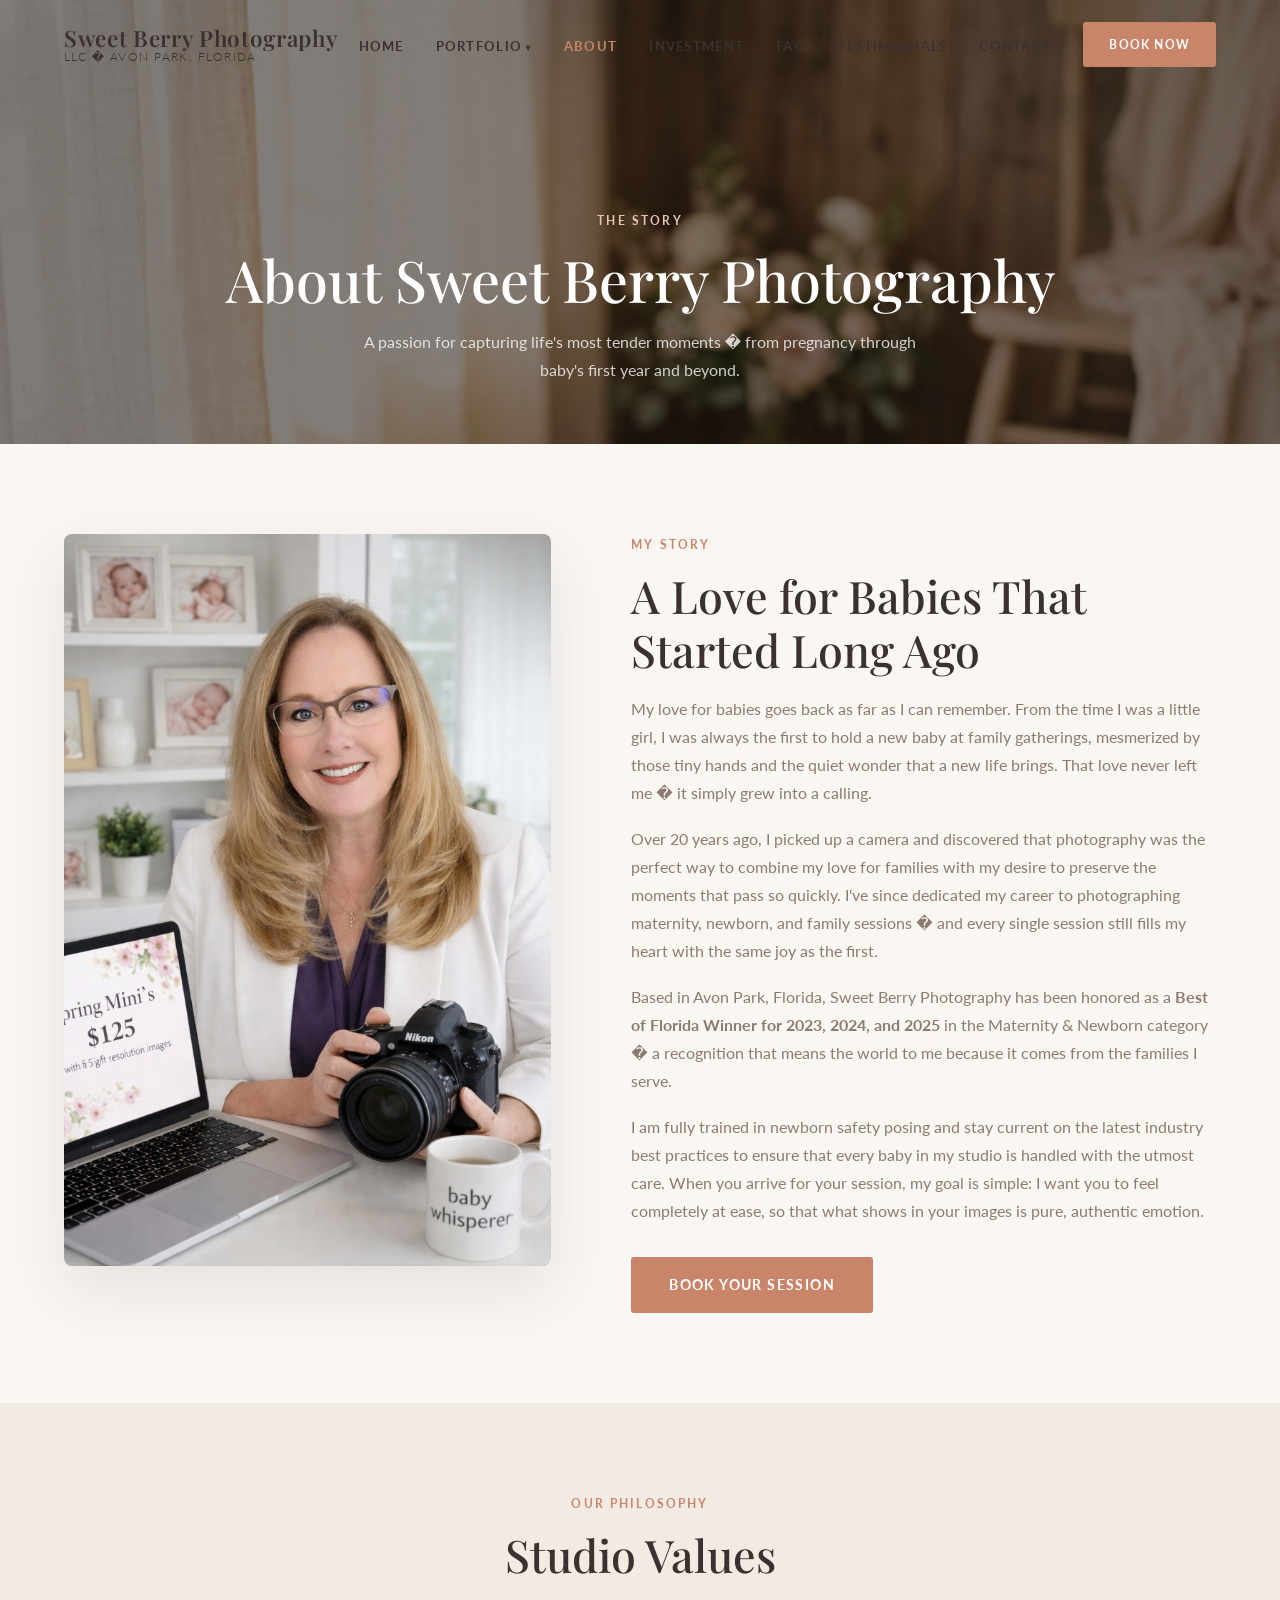
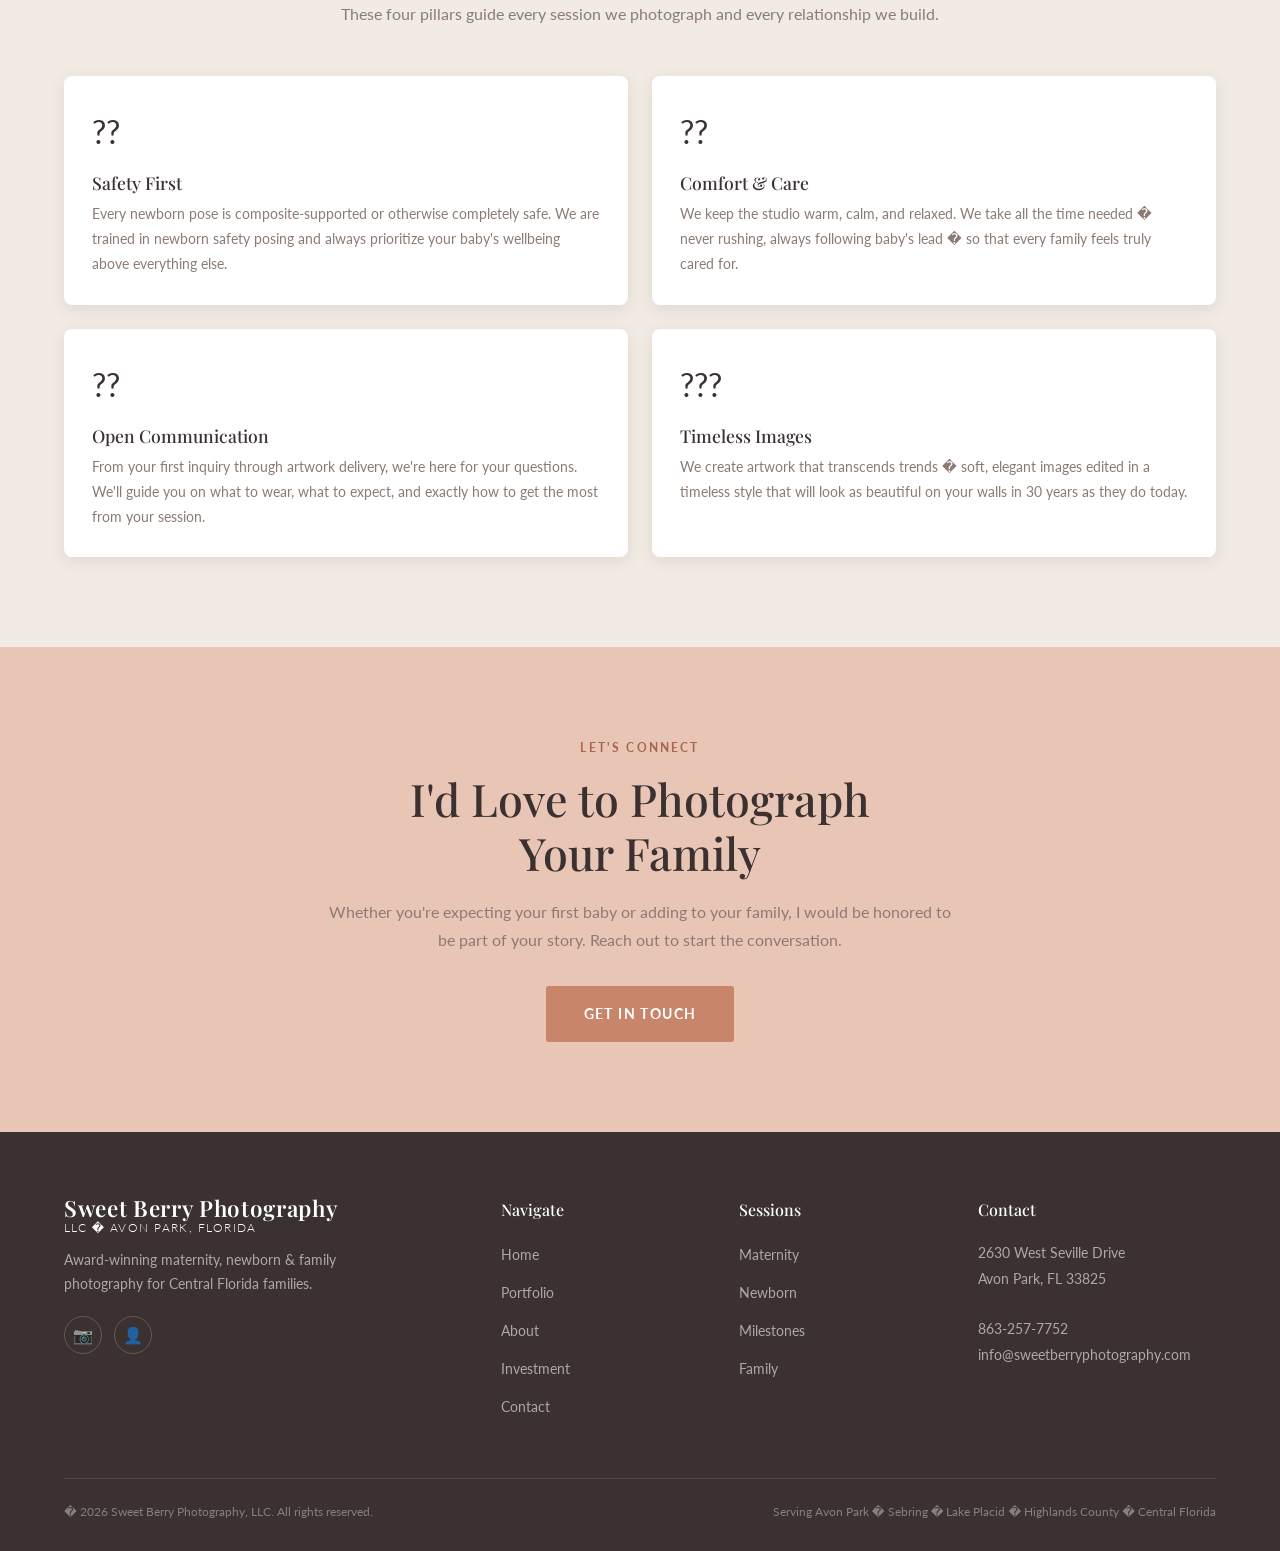
<file: about.html>
<!DOCTYPE html>
<html lang="en">

<head>
    <meta charset="UTF-8" />
    <meta name="viewport" content="width=device-width, initial-scale=1.0" />
    <title>About � Sweet Berry Photography | Avon Park, FL</title>
    <meta name="description"
        content="Learn about the heart behind Sweet Berry Photography � over 20 years of experience, Best of Florida award winner, and a deep passion for capturing family memories." />
    <link rel="stylesheet" href="css/style.css" />
</head>

<body>

    <nav class="site-nav scrolled" id="main-nav">
        <div class="nav-inner">
            <a href="index.html" class="nav-logo" style="color:var(--charcoal)">Sweet Berry Photography<span>LLC � Avon
                    Park, Florida</span></a>
            <button class="nav-toggle" aria-label="Toggle menu"><span></span><span></span><span></span></button>
            <ul class="nav-links">
                <li><a href="index.html" class="nav-link" style="color:var(--charcoal)">Home</a></li>
                <li class="has-dropdown"><a href="portfolio.html" class="nav-link"
                        style="color:var(--charcoal)">Portfolio</a>
                    <ul class="dropdown">
                        <li><a href="portfolio-maternity.html">Maternity</a></li>
                        <li><a href="portfolio-newborn.html">Newborn</a></li>
                        <li><a href="portfolio-milestones.html">Milestones</a></li>
                        <li><a href="portfolio-family.html">Family</a></li>
                    </ul>
                </li>
                <li><a href="about.html" class="nav-link" style="color:var(--rose)">About</a></li>
                <li><a href="investment.html" class="nav-link" style="color:var(--charcoal)">Investment</a></li>
                <li><a href="faq.html" class="nav-link" style="color:var(--charcoal)">FAQ</a></li>
                <li><a href="testimonials.html" class="nav-link" style="color:var(--charcoal)">Testimonials</a></li>
                <li><a href="contact.html" class="nav-link" style="color:var(--charcoal)">Contact</a></li>
            </ul>
            <div class="nav-cta"><a href="contact.html" class="btn btn-primary">Book Now</a></div>
        </div>
    </nav>

    <div class="page-hero" style="background-image:url('images/hero.jpg');background-position:center top">
        <div class="page-hero-content">
            <span class="eyebrow" style="color:var(--blush)">The Story</span>
            <h1>About Sweet Berry Photography</h1>
            <p>A passion for capturing life's most tender moments � from pregnancy through baby's first year and beyond.
            </p>
        </div>
    </div>

    <section class="section">
        <div class="container">
            <div class="about-story">
                <div class="fade-in">
                    <img src="images/about-photographer-new.jpg" alt="Sweet Berry Photography � your photographer"
                        class="about-large-img" loading="lazy" />
                </div>
                <div class="fade-in fade-in-delay-1">
                    <span class="eyebrow">My Story</span>
                    <h2>A Love for Babies That Started Long Ago</h2>
                    <p style="margin-bottom:18px">My love for babies goes back as far as I can remember. From the time I
                        was a little girl, I was always the first to hold a new baby at family gatherings, mesmerized by
                        those tiny hands and the quiet wonder that a new life brings. That love never left me � it
                        simply grew into a calling.</p>
                    <p style="margin-bottom:18px">Over 20 years ago, I picked up a camera and discovered that
                        photography was the perfect way to combine my love for families with my desire to preserve the
                        moments that pass so quickly. I've since dedicated my career to photographing maternity,
                        newborn, and family sessions � and every single session still fills my heart with the same joy
                        as the first.</p>
                    <p style="margin-bottom:18px">Based in Avon Park, Florida, Sweet Berry Photography has been honored
                        as a <strong>Best of Florida Winner for 2023, 2024, and 2025</strong> in the Maternity &amp;
                        Newborn category � a recognition that means the world to me because it comes from the families I
                        serve.</p>
                    <p style="margin-bottom:32px">I am fully trained in newborn safety posing and stay current on the
                        latest industry best practices to ensure that every baby in my studio is handled with the utmost
                        care. When you arrive for your session, my goal is simple: I want you to feel completely at
                        ease, so that what shows in your images is pure, authentic emotion.</p>
                    <a href="contact.html" class="btn btn-primary">Book Your Session</a>
                </div>
            </div>
        </div>
    </section>

    <section class="section section--alt" aria-labelledby="values-heading">
        <div class="container">
            <div class="text-center fade-in" style="margin-bottom:48px">
                <span class="eyebrow">Our Philosophy</span>
                <h2 id="values-heading">Studio Values</h2>
                <p class="mx-auto">These four pillars guide every session we photograph and every relationship we build.
                </p>
            </div>
            <div class="studio-values">
                <div class="value-card fade-in">
                    <div class="value-icon">??</div>
                    <h3>Safety First</h3>
                    <p>Every newborn pose is composite-supported or otherwise completely safe. We are trained in newborn
                        safety posing and always prioritize your baby's wellbeing above everything else.</p>
                </div>
                <div class="value-card fade-in fade-in-delay-1">
                    <div class="value-icon">??</div>
                    <h3>Comfort &amp; Care</h3>
                    <p>We keep the studio warm, calm, and relaxed. We take all the time needed � never rushing, always
                        following baby's lead � so that every family feels truly cared for.</p>
                </div>
                <div class="value-card fade-in fade-in-delay-2">
                    <div class="value-icon">??</div>
                    <h3>Open Communication</h3>
                    <p>From your first inquiry through artwork delivery, we're here for your questions. We'll guide you
                        on what to wear, what to expect, and exactly how to get the most from your session.</p>
                </div>
                <div class="value-card fade-in fade-in-delay-3">
                    <div class="value-icon">???</div>
                    <h3>Timeless Images</h3>
                    <p>We create artwork that transcends trends � soft, elegant images edited in a timeless style that
                        will look as beautiful on your walls in 30 years as they do today.</p>
                </div>
            </div>
        </div>
    </section>

    <section class="section text-center" style="background:var(--blush)">
        <div class="container fade-in">
            <span class="eyebrow" style="color:var(--rose-dark)">Let's Connect</span>
            <h2 style="max-width:520px;margin:0 auto 18px">I'd Love to Photograph Your Family</h2>
            <p class="mx-auto" style="margin-bottom:32px">Whether you're expecting your first baby or adding to your
                family, I would be honored to be part of your story. Reach out to start the conversation.</p>
            <a href="contact.html" class="btn btn-primary">Get in Touch</a>
        </div>
    </section>

    <footer class="site-footer">
        <div class="container">
            <div class="footer-grid">
                <div class="footer-brand"><a href="index.html" class="nav-logo">Sweet Berry Photography<span>LLC � Avon
                            Park, Florida</span></a>
                    <p>Award-winning maternity, newborn &amp; family photography for Central Florida families.</p>
                    <div class="footer-socials"><a href="#" class="footer-social-btn">&#128247;</a><a href="#"
                            class="footer-social-btn">&#128100;</a></div>
                </div>
                <div class="footer-col">
                    <h4>Navigate</h4>
                    <ul>
                        <li><a href="index.html">Home</a></li>
                        <li><a href="portfolio.html">Portfolio</a></li>
                        <li><a href="about.html">About</a></li>
                        <li><a href="investment.html">Investment</a></li>
                        <li><a href="contact.html">Contact</a></li>
                    </ul>
                </div>
                <div class="footer-col">
                    <h4>Sessions</h4>
                    <ul>
                        <li><a href="portfolio-maternity.html">Maternity</a></li>
                        <li><a href="portfolio-newborn.html">Newborn</a></li>
                        <li><a href="portfolio-milestones.html">Milestones</a></li>
                        <li><a href="portfolio-family.html">Family</a></li>
                    </ul>
                </div>
                <div class="footer-col">
                    <h4>Contact</h4>
                    <address>2630 West Seville Drive<br />Avon Park, FL 33825<br /><br /><a
                            href="tel:8632577752">863-257-7752</a><br /><a
                            href="mailto:info@sweetberryphotography.com">info@sweetberryphotography.com</a></address>
                </div>
            </div>
            <div class="footer-bottom">
                <p>� 2026 Sweet Berry Photography, LLC. All rights reserved.</p>
                <p>Serving Avon Park � Sebring � Lake Placid � Highlands County � Central Florida</p>
            </div>
        </div>
    </footer>
    <script src="js/main.js"></script>
</body>

</html>
</file>
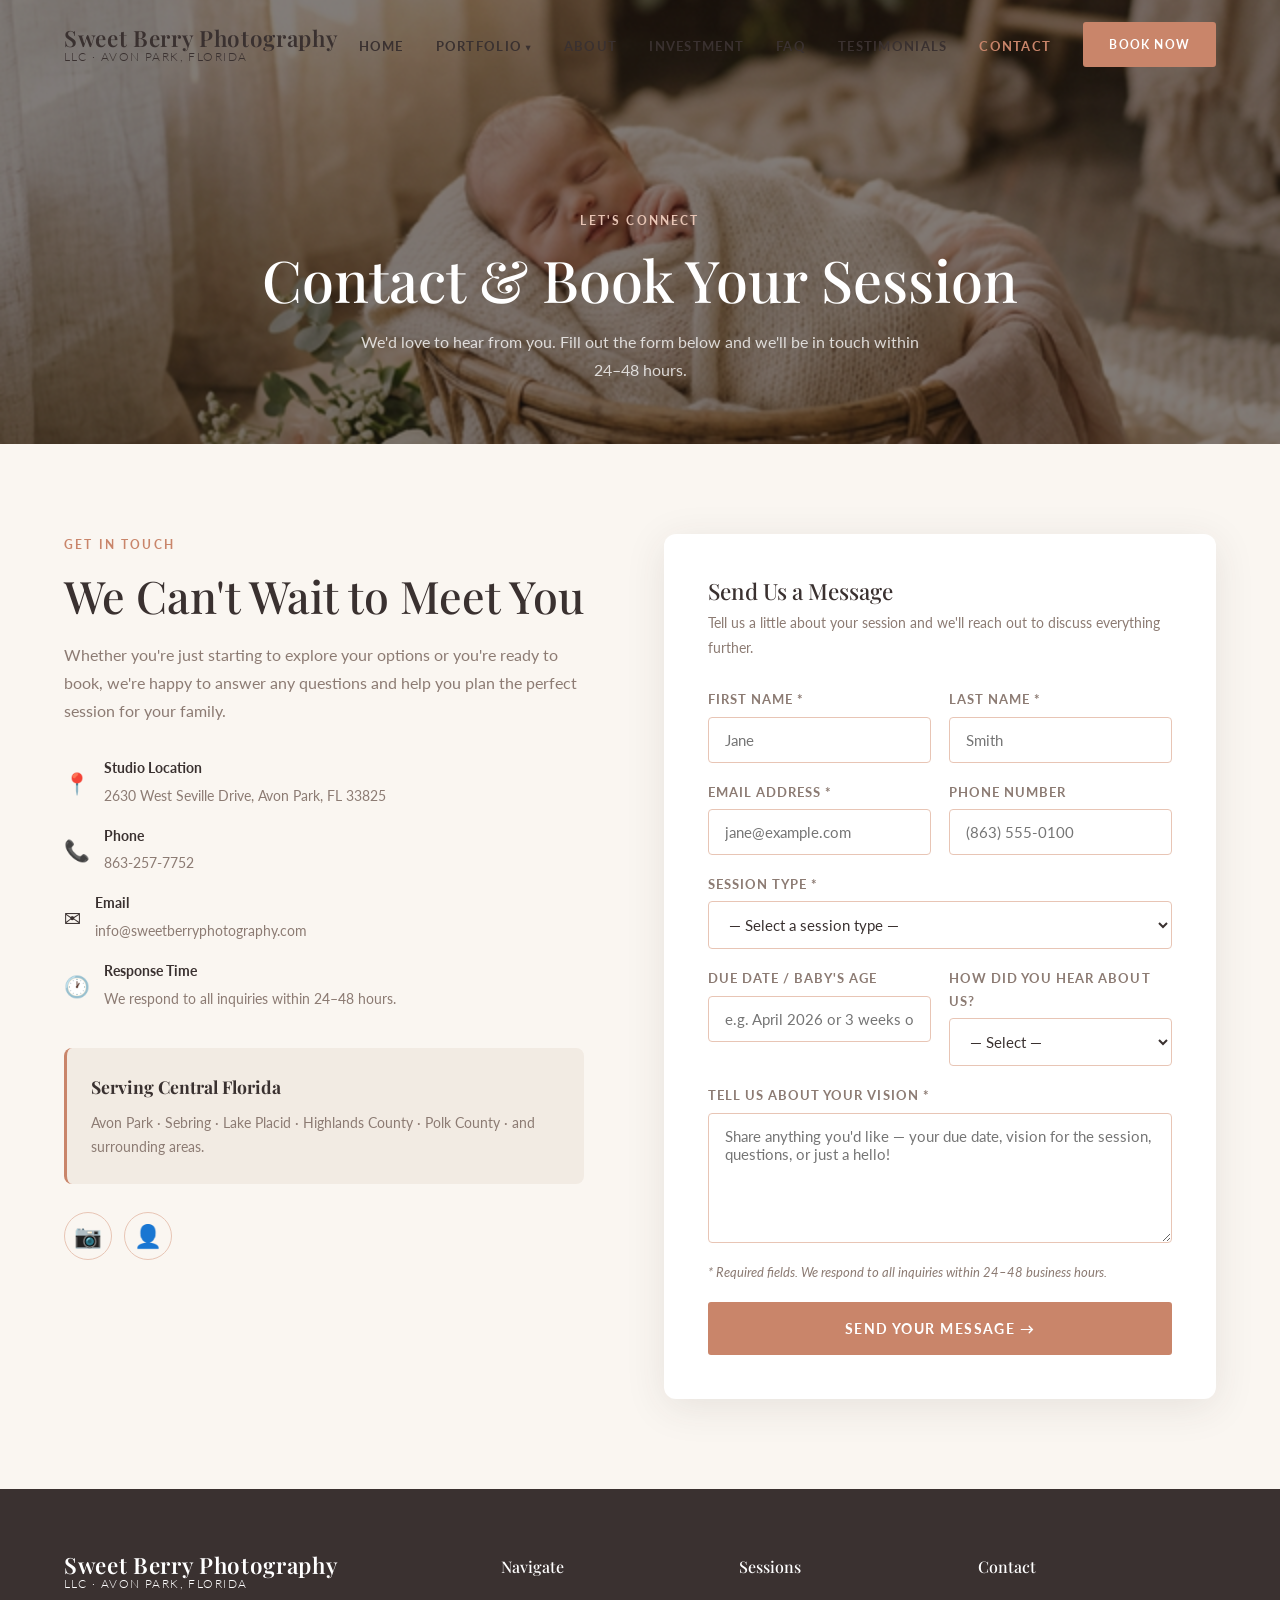
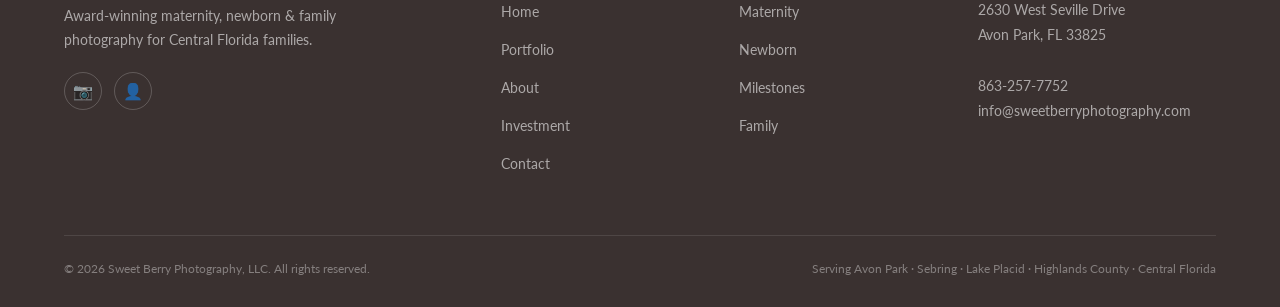
<file: contact.html>
﻿<!DOCTYPE html>
<html lang="en">

<head>
    <meta charset="UTF-8" />
    <meta name="viewport" content="width=device-width, initial-scale=1.0" />
    <title>Contact & Book — Sweet Berry Photography</title>
    <meta name="description"
        content="Ready to book your maternity, newborn, or family session? Contact Sweet Berry Photography in Avon Park, Florida. We respond within 24–48 hours." />
    <link rel="stylesheet" href="css/style.css" />
</head>

<body>

    <nav class="site-nav scrolled" id="main-nav">
        <div class="nav-inner">
            <a href="index.html" class="nav-logo" style="color:var(--charcoal)">Sweet Berry Photography<span>LLC · Avon
                    Park, Florida</span></a>
            <button class="nav-toggle" aria-label="Toggle menu"><span></span><span></span><span></span></button>
            <ul class="nav-links">
                <li><a href="index.html" class="nav-link" style="color:var(--charcoal)">Home</a></li>
                <li class="has-dropdown"><a href="portfolio.html" class="nav-link"
                        style="color:var(--charcoal)">Portfolio</a>
                    <ul class="dropdown">
                        <li><a href="portfolio-maternity.html">Maternity</a></li>
                        <li><a href="portfolio-newborn.html">Newborn</a></li>
                        <li><a href="portfolio-milestones.html">Milestones</a></li>
                        <li><a href="portfolio-family.html">Family</a></li>
                    </ul>
                </li>
                <li><a href="about.html" class="nav-link" style="color:var(--charcoal)">About</a></li>
                <li><a href="investment.html" class="nav-link" style="color:var(--charcoal)">Investment</a></li>
                <li><a href="faq.html" class="nav-link" style="color:var(--charcoal)">FAQ</a></li>
                <li><a href="testimonials.html" class="nav-link" style="color:var(--charcoal)">Testimonials</a></li>
                <li><a href="contact.html" class="nav-link" style="color:var(--rose)">Contact</a></li>
            </ul>
            <div class="nav-cta"><a href="contact.html" class="btn btn-primary">Book Now</a></div>
        </div>
    </nav>

    <div class="page-hero" style="background-image:url('images/hero.jpg')">
        <div class="page-hero-content">
            <span class="eyebrow" style="color:var(--blush)">Let's Connect</span>
            <h1>Contact &amp; Book Your Session</h1>
            <p>We'd love to hear from you. Fill out the form below and we'll be in touch within 24–48 hours.</p>
        </div>
    </div>

    <section class="section">
        <div class="container">
            <div class="contact-grid">
                <div class="fade-in">
                    <span class="eyebrow">Get In Touch</span>
                    <h2>We Can't Wait to Meet You</h2>
                    <p style="margin-bottom:32px">Whether you're just starting to explore your options or you're ready
                        to book, we're happy to answer any questions and help you plan the perfect session for your
                        family.</p>

                    <div class="contact-detail">
                        <span class="ic">📍</span>
                        <div>
                            <strong style="display:block;font-size:.85rem;font-weight:700;color:var(--charcoal)">Studio
                                Location</strong>
                            <span style="color:var(--taupe);font-size:.9rem">2630 West Seville Drive, Avon Park, FL
                                33825</span>
                        </div>
                    </div>
                    <div class="contact-detail">
                        <span class="ic">📞</span>
                        <div>
                            <strong
                                style="display:block;font-size:.85rem;font-weight:700;color:var(--charcoal)">Phone</strong>
                            <a href="tel:8632577752" style="color:var(--taupe);font-size:.9rem">863-257-7752</a>
                        </div>
                    </div>
                    <div class="contact-detail">
                        <span class="ic">✉️</span>
                        <div>
                            <strong
                                style="display:block;font-size:.85rem;font-weight:700;color:var(--charcoal)">Email</strong>
                            <a href="mailto:info@sweetberryphotography.com"
                                style="color:var(--taupe);font-size:.9rem">info@sweetberryphotography.com</a>
                        </div>
                    </div>
                    <div class="contact-detail">
                        <span class="ic">🕐</span>
                        <div>
                            <strong
                                style="display:block;font-size:.85rem;font-weight:700;color:var(--charcoal)">Response
                                Time</strong>
                            <span style="color:var(--taupe);font-size:.9rem">We respond to all inquiries within 24–48
                                hours.</span>
                        </div>
                    </div>

                    <div
                        style="margin-top:36px;padding:24px;background:var(--cream-mid);border-radius:8px;border-left:3px solid var(--rose)">
                        <h4 style="font-family:var(--ff-serif);font-size:1.1rem;margin-bottom:8px">Serving Central
                            Florida</h4>
                        <p style="font-size:.88rem;color:var(--taupe);margin:0">Avon Park · Sebring · Lake Placid ·
                            Highlands County · Polk County · and surrounding areas.</p>
                    </div>

                    <div style="display:flex;gap:12px;margin-top:28px">
                        <a href="#" class="footer-social-btn"
                            style="border-color:var(--blush);color:var(--taupe);font-size:1.4rem;width:48px;height:48px"
                            aria-label="Instagram">&#128247;</a>
                        <a href="#" class="footer-social-btn"
                            style="border-color:var(--blush);color:var(--taupe);font-size:1.4rem;width:48px;height:48px"
                            aria-label="Facebook">&#128100;</a>
                    </div>
                </div>

                <div class="fade-in fade-in-delay-1">
                    <div style="background:white;border-radius:12px;padding:44px;box-shadow:0 8px 40px var(--shadow)">
                        <h3 style="font-size:1.4rem;margin-bottom:6px">Send Us a Message</h3>
                        <p style="font-size:.88rem;color:var(--taupe);margin-bottom:28px;">Tell us a little about your
                            session and we'll reach out to discuss everything further.</p>

                        <div class="form-success" id="form-success">
                            🌸 Thank you! We've received your message and will be in touch within 24–48 hours. We can't
                            wait to connect with you!
                        </div>

                        <form class="contact-form" id="contact-form" novalidate>
                            <div class="form-row">
                                <div class="form-group">
                                    <label for="first-name">First Name *</label>
                                    <input type="text" id="first-name" name="first-name" required placeholder="Jane" />
                                </div>
                                <div class="form-group">
                                    <label for="last-name">Last Name *</label>
                                    <input type="text" id="last-name" name="last-name" required placeholder="Smith" />
                                </div>
                            </div>

                            <div class="form-row">
                                <div class="form-group">
                                    <label for="email">Email Address *</label>
                                    <input type="email" id="email" name="email" required
                                        placeholder="jane@example.com" />
                                </div>
                                <div class="form-group">
                                    <label for="phone">Phone Number</label>
                                    <input type="tel" id="phone" name="phone" placeholder="(863) 555-0100" />
                                </div>
                            </div>

                            <div class="form-group">
                                <label for="session-type">Session Type *</label>
                                <select id="session-type" name="session-type" required>
                                    <option value="">— Select a session type —</option>
                                    <option>Maternity</option>
                                    <option>Newborn</option>
                                    <option>Maternity + Newborn Package</option>
                                    <option>Milestones / Baby</option>
                                    <option>Family</option>
                                    <option>Not sure yet</option>
                                </select>
                            </div>

                            <div class="form-row">
                                <div class="form-group">
                                    <label for="due-date">Due Date / Baby's Age</label>
                                    <input type="text" id="due-date" name="due-date"
                                        placeholder="e.g. April 2026 or 3 weeks old" />
                                </div>
                                <div class="form-group">
                                    <label for="hear-about">How did you hear about us?</label>
                                    <select id="hear-about" name="hear-about">
                                        <option value="">— Select —</option>
                                        <option>Google</option>
                                        <option>Instagram</option>
                                        <option>Facebook</option>
                                        <option>Friend / Family Referral</option>
                                        <option>Other</option>
                                    </select>
                                </div>
                            </div>

                            <div class="form-group">
                                <label for="message">Tell Us About Your Vision *</label>
                                <textarea id="message" name="message" required
                                    placeholder="Share anything you'd like — your due date, vision for the session, questions, or just a hello!"></textarea>
                            </div>

                            <p class="form-note">* Required fields. We respond to all inquiries within 24–48 business
                                hours.</p>

                            <button type="submit" class="btn btn-primary"
                                style="width:100%;padding:16px;font-size:.9rem">Send Your Message &rarr;</button>
                        </form>
                    </div>
                </div>
            </div>
        </div>
    </section>

    <footer class="site-footer">
        <div class="container">
            <div class="footer-grid">
                <div class="footer-brand"><a href="index.html" class="nav-logo">Sweet Berry Photography<span>LLC · Avon
                            Park, Florida</span></a>
                    <p>Award-winning maternity, newborn &amp; family photography for Central Florida families.</p>
                    <div class="footer-socials"><a href="#" class="footer-social-btn">&#128247;</a><a href="#"
                            class="footer-social-btn">&#128100;</a></div>
                </div>
                <div class="footer-col">
                    <h4>Navigate</h4>
                    <ul>
                        <li><a href="index.html">Home</a></li>
                        <li><a href="portfolio.html">Portfolio</a></li>
                        <li><a href="about.html">About</a></li>
                        <li><a href="investment.html">Investment</a></li>
                        <li><a href="contact.html">Contact</a></li>
                    </ul>
                </div>
                <div class="footer-col">
                    <h4>Sessions</h4>
                    <ul>
                        <li><a href="portfolio-maternity.html">Maternity</a></li>
                        <li><a href="portfolio-newborn.html">Newborn</a></li>
                        <li><a href="portfolio-milestones.html">Milestones</a></li>
                        <li><a href="portfolio-family.html">Family</a></li>
                    </ul>
                </div>
                <div class="footer-col">
                    <h4>Contact</h4>
                    <address>2630 West Seville Drive<br />Avon Park, FL 33825<br /><br /><a
                            href="tel:8632577752">863-257-7752</a><br /><a
                            href="mailto:info@sweetberryphotography.com">info@sweetberryphotography.com</a></address>
                </div>
            </div>
            <div class="footer-bottom">
                <p>© 2026 Sweet Berry Photography, LLC. All rights reserved.</p>
                <p>Serving Avon Park · Sebring · Lake Placid · Highlands County · Central Florida</p>
            </div>
        </div>
    </footer>
    <script src="js/main.js"></script>
</body>

</html>
</file>
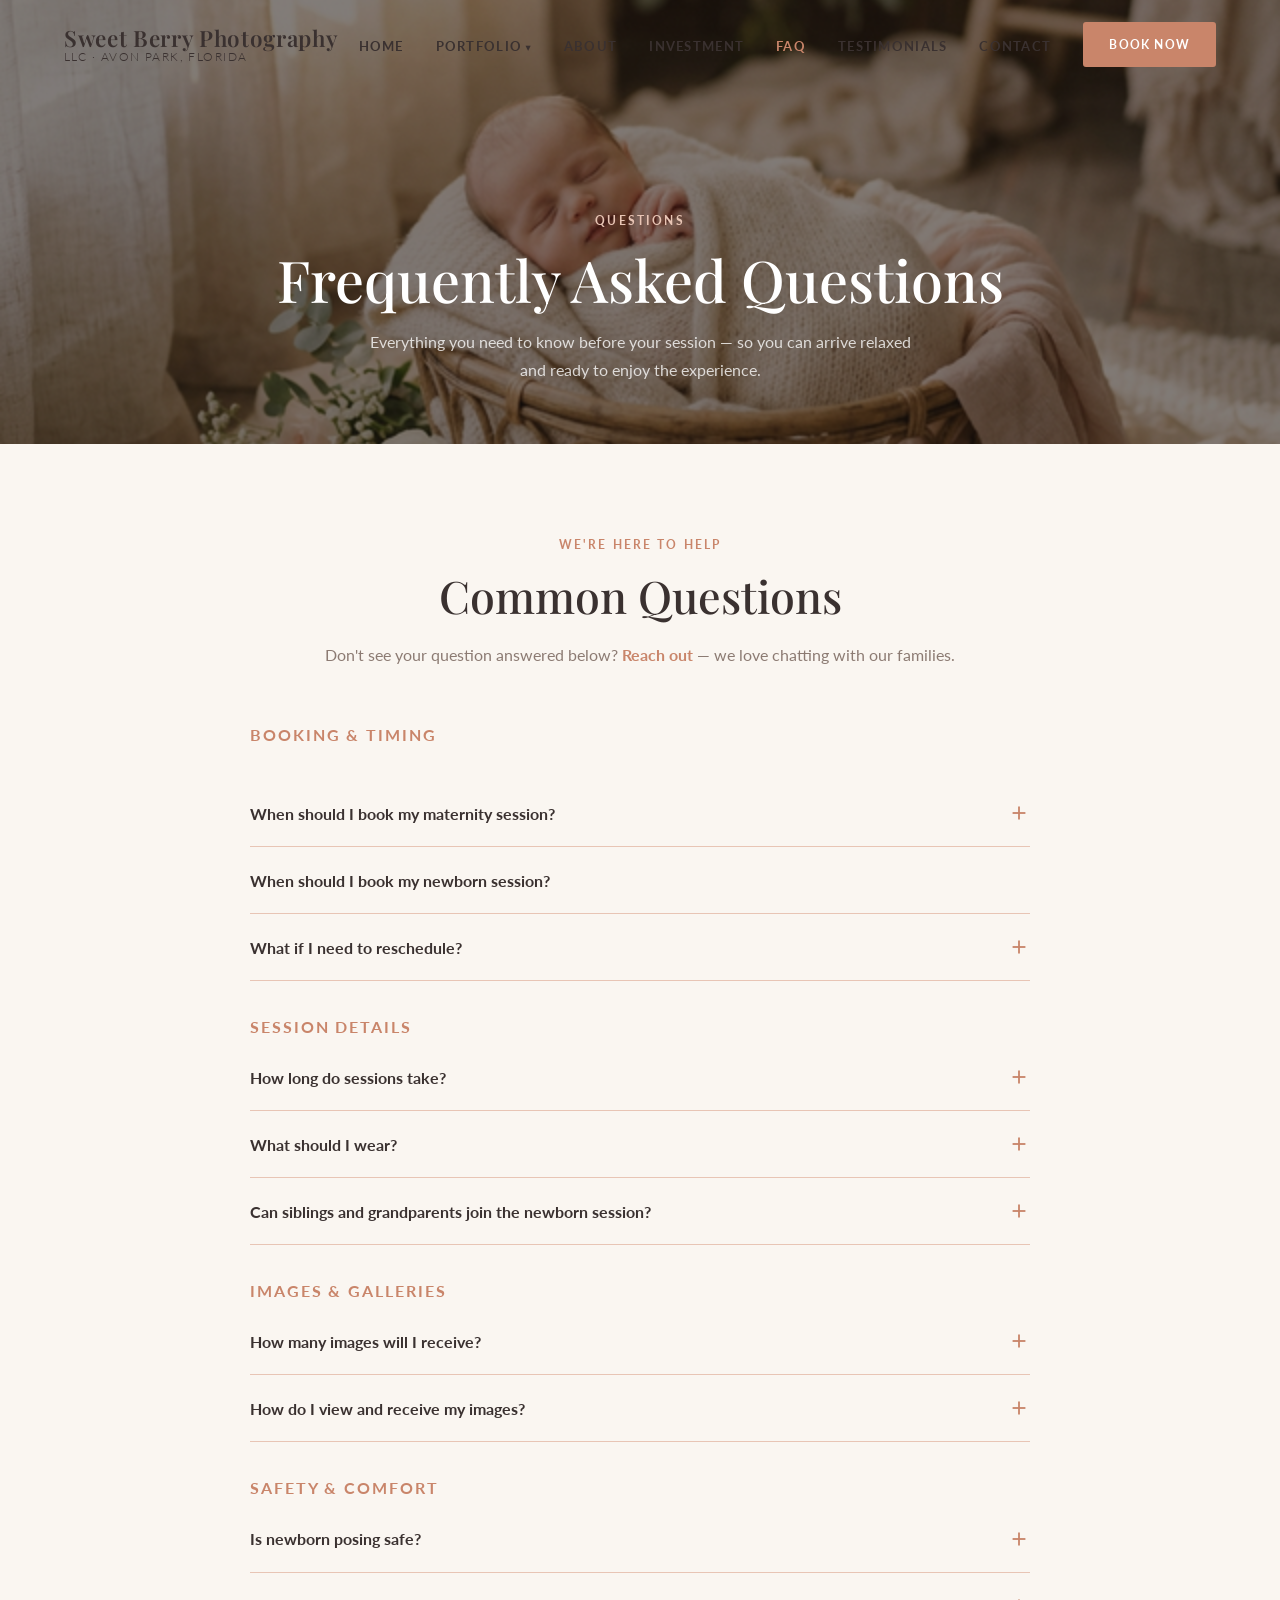
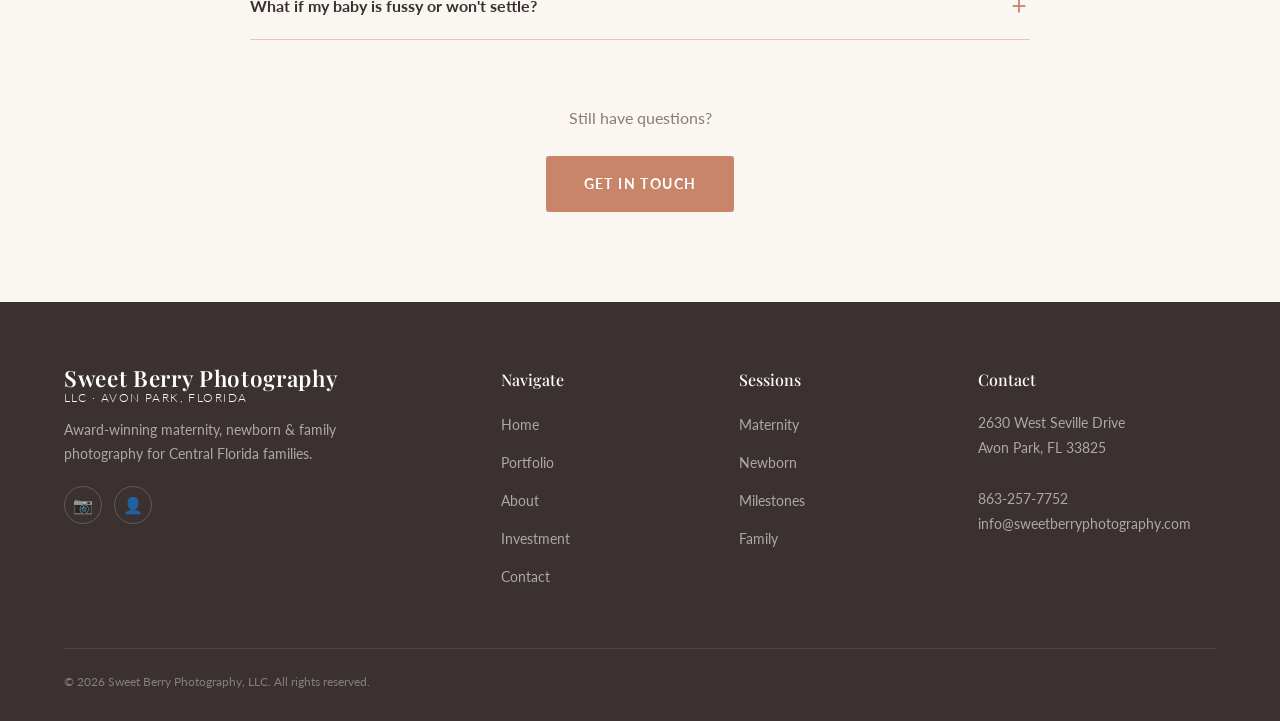
<file: faq.html>
﻿<!DOCTYPE html>
<html lang="en">

<head>
    <meta charset="UTF-8" />
    <meta name="viewport" content="width=device-width, initial-scale=1.0" />
    <title>FAQ — Sweet Berry Photography</title>
    <meta name="description"
        content="Frequently asked questions about maternity and newborn photography sessions at Sweet Berry Photography in Avon Park, Florida." />
    <link rel="stylesheet" href="css/style.css" />
</head>

<body>

    <nav class="site-nav scrolled" id="main-nav">
        <div class="nav-inner">
            <a href="index.html" class="nav-logo" style="color:var(--charcoal)">Sweet Berry Photography<span>LLC · Avon
                    Park, Florida</span></a>
            <button class="nav-toggle" aria-label="Toggle menu"><span></span><span></span><span></span></button>
            <ul class="nav-links">
                <li><a href="index.html" class="nav-link" style="color:var(--charcoal)">Home</a></li>
                <li class="has-dropdown"><a href="portfolio.html" class="nav-link"
                        style="color:var(--charcoal)">Portfolio</a>
                    <ul class="dropdown">
                        <li><a href="portfolio-maternity.html">Maternity</a></li>
                        <li><a href="portfolio-newborn.html">Newborn</a></li>
                        <li><a href="portfolio-milestones.html">Milestones</a></li>
                        <li><a href="portfolio-family.html">Family</a></li>
                    </ul>
                </li>
                <li><a href="about.html" class="nav-link" style="color:var(--charcoal)">About</a></li>
                <li><a href="investment.html" class="nav-link" style="color:var(--charcoal)">Investment</a></li>
                <li><a href="faq.html" class="nav-link" style="color:var(--rose)">FAQ</a></li>
                <li><a href="testimonials.html" class="nav-link" style="color:var(--charcoal)">Testimonials</a></li>
                <li><a href="contact.html" class="nav-link" style="color:var(--charcoal)">Contact</a></li>
            </ul>
            <div class="nav-cta"><a href="contact.html" class="btn btn-primary">Book Now</a></div>
        </div>
    </nav>

    <div class="page-hero" style="background-image:url('images/hero.jpg')">
        <div class="page-hero-content">
            <span class="eyebrow" style="color:var(--blush)">Questions</span>
            <h1>Frequently Asked Questions</h1>
            <p>Everything you need to know before your session — so you can arrive relaxed and ready to enjoy the
                experience.</p>
        </div>
    </div>

    <section class="section">
        <div class="container">
            <div class="text-center fade-in" style="margin-bottom:56px">
                <span class="eyebrow">We're Here to Help</span>
                <h2>Common Questions</h2>
                <p class="mx-auto">Don't see your question answered below? <a href="contact.html"
                        style="color:var(--rose);font-weight:700">Reach out</a> — we love chatting with our families.
                </p>
            </div>

            <div class="faq-list" role="list">

                <!-- Booking -->
                <div style="margin-bottom:36px">
                    <h3
                        style="font-size:1rem;letter-spacing:.12em;text-transform:uppercase;color:var(--rose);margin-bottom:8px;font-family:var(--ff-sans);font-weight:700">
                        Booking &amp; Timing</h3>
                </div>

                <div class="faq-item">
                    <button class="faq-question" aria-expanded="false">When should I book my maternity session?
                        <svg class="faq-icon" xmlns="http://www.w3.org/2000/svg" fill="none" viewBox="0 0 24 24"
                            stroke="currentColor" stroke-width="2">
                            <line x1="12" y1="5" x2="12" y2="19" />
                            <line x1="5" y1="12" x2="19" y2="12" />
                        </svg>
                    </button>
                    <div class="faq-answer">
                        <div class="faq-answer-inner">The ideal time for maternity portraits is between 28–36 weeks of
                            pregnancy, when your bump is beautifully rounded but you're still comfortable moving around.
                            We recommend booking early in or before your third trimester, as sessions fill up quickly —
                            especially April through September.</div>
                    </div>
                </div>

                <div class="faq-item">
                    <button class="faq-question" aria-expanded="false">When should I book my newborn session?
                        <svg class="faq-icon" xmlns="http://www.w3.org/2000/svg" fill="none" viewBox="0 0 24 24"
                            stroke="width=" 2">
                            <line x1="12" y1="5" x2="12" y2="19" />
                            <line x1="5" y1="12" x2="19" y2="12" />
                        </svg>
                    </button>
                    <div class="faq-answer">
                        <div class="faq-answer-inner">We recommend booking your newborn session during your second
                            trimester so your spot is reserved. Newborns are ideally photographed within the first 5–14
                            days of life, when they are sleepiest and most flexible for posing. We block tentative dates
                            during your pregnancy and confirm once baby arrives.</div>
                    </div>
                </div>

                <div class="faq-item">
                    <button class="faq-question" aria-expanded="false">What if I need to reschedule?
                        <svg class="faq-icon" xmlns="http://www.w3.org/2000/svg" fill="none" viewBox="0 0 24 24"
                            stroke="currentColor" stroke-width="2">
                            <line x1="12" y1="5" x2="12" y2="19" />
                            <line x1="5" y1="12" x2="19" y2="12" />
                        </svg>
                    </button>
                    <div class="faq-answer">
                        <div class="faq-answer-inner">Life with a newborn is unpredictable, and we completely
                            understand. We allow one complimentary reschedule with at least 48 hours' notice. For
                            newborn sessions, if baby arrives early or late, we'll work with you to find the best
                            available window.</div>
                    </div>
                </div>

                <!-- Session Details -->
                <div style="margin:36px 0 8px">
                    <h3
                        style="font-size:1rem;letter-spacing:.12em;text-transform:uppercase;color:var(--rose);margin-bottom:8px;font-family:var(--ff-sans);font-weight:700">
                        Session Details</h3>
                </div>

                <div class="faq-item">
                    <button class="faq-question" aria-expanded="false">How long do sessions take?
                        <svg class="faq-icon" xmlns="http://www.w3.org/2000/svg" fill="none" viewBox="0 0 24 24"
                            stroke="currentColor" stroke-width="2">
                            <line x1="12" y1="5" x2="12" y2="19" />
                            <line x1="5" y1="12" x2="19" y2="12" />
                        </svg>
                    </button>
                    <div class="faq-answer">
                        <div class="faq-answer-inner">Maternity and family sessions typically run 60–90 minutes. Newborn
                            sessions are unhurried and can last anywhere from 2–4 hours — we always follow baby's pace,
                            taking breaks for feeding, soothing, and changing as needed. Please don't plan anything
                            immediately after a newborn session.</div>
                    </div>
                </div>

                <div class="faq-item">
                    <button class="faq-question" aria-expanded="false">What should I wear?
                        <svg class="faq-icon" xmlns="http://www.w3.org/2000/svg" fill="none" viewBox="0 0 24 24"
                            stroke="currentColor" stroke-width="2">
                            <line x1="12" y1="5" x2="12" y2="19" />
                            <line x1="5" y1="12" x2="19" y2="12" />
                        </svg>
                    </button>
                    <div class="faq-answer">
                        <div class="faq-answer-inner">For maternity sessions, we provide a stunning selection of flowing
                            gowns, lace wraps, and wardrobe pieces in the studio — at no extra charge. For family
                            sessions, we recommend neutral, coordinated tones (creams, whites, soft blues, dusty rose,
                            earth tones) and avoiding busy patterns or logos. We'll send a complete styling guide after
                            you book.</div>
                    </div>
                </div>

                <div class="faq-item">
                    <button class="faq-question" aria-expanded="false">Can siblings and grandparents join the newborn
                        session?
                        <svg class="faq-icon" xmlns="http://www.w3.org/2000/svg" fill="none" viewBox="0 0 24 24"
                            stroke="currentColor" stroke-width="2">
                            <line x1="12" y1="5" x2="12" y2="19" />
                            <line x1="5" y1="12" x2="19" y2="12" />
                        </svg>
                    </button>
                    <div class="faq-answer">
                        <div class="faq-answer-inner">Absolutely — we love capturing multiple generations together!
                            Siblings and grandparents are welcome at newborn sessions. We typically photograph baby solo
                            first, then include family members at the end of the session. We recommend siblings join
                            toward the end so they don't have to sit and wait too long.</div>
                    </div>
                </div>

                <!-- Images & Galleries -->
                <div style="margin:36px 0 8px">
                    <h3
                        style="font-size:1rem;letter-spacing:.12em;text-transform:uppercase;color:var(--rose);margin-bottom:8px;font-family:var(--ff-sans);font-weight:700">
                        Images &amp; Galleries</h3>
                </div>

                <div class="faq-item">
                    <button class="faq-question" aria-expanded="false">How many images will I receive?
                        <svg class="faq-icon" xmlns="http://www.w3.org/2000/svg" fill="none" viewBox="0 0 24 24"
                            stroke="currentColor" stroke-width="2">
                            <line x1="12" y1="5" x2="12" y2="19" />
                            <line x1="5" y1="12" x2="19" y2="12" />
                        </svg>
                    </button>
                    <div class="faq-answer">
                        <div class="faq-answer-inner">The number varies by session. Maternity sessions typically include
                            10+ fully edited images, newborn sessions 20+, and family sessions 15+. We focus on quality
                            over quantity — every image in your gallery is carefully selected and edited to our
                            signature standard.</div>
                    </div>
                </div>

                <div class="faq-item">
                    <button class="faq-question" aria-expanded="false">How do I view and receive my images?
                        <svg class="faq-icon" xmlns="http://www.w3.org/2000/svg" fill="none" viewBox="0 0 24 24"
                            stroke="currentColor" stroke-width="2">
                            <line x1="12" y1="5" x2="12" y2="19" />
                            <line x1="5" y1="12" x2="19" y2="12" />
                        </svg>
                    </button>
                    <div class="faq-answer">
                        <div class="faq-answer-inner">Your fully edited gallery will be delivered via a private online
                            gallery link within 2–3 weeks of your session. From there you can download digital files (if
                            included in your package) and order prints, albums, and wall art directly through the
                            gallery.</div>
                    </div>
                </div>

                <!-- Safety -->
                <div style="margin:36px 0 8px">
                    <h3
                        style="font-size:1rem;letter-spacing:.12em;text-transform:uppercase;color:var(--rose);margin-bottom:8px;font-family:var(--ff-sans);font-weight:700">
                        Safety &amp; Comfort</h3>
                </div>

                <div class="faq-item">
                    <button class="faq-question" aria-expanded="false">Is newborn posing safe?
                        <svg class="faq-icon" xmlns="http://www.w3.org/2000/svg" fill="none" viewBox="0 0 24 24"
                            stroke="currentColor" stroke-width="2">
                            <line x1="12" y1="5" x2="12" y2="19" />
                            <line x1="5" y1="12" x2="19" y2="12" />
                        </svg>
                    </button>
                    <div class="faq-answer">
                        <div class="faq-answer-inner">Absolutely. Your baby's safety is our highest priority. We are
                            trained in safe newborn posing and composite photography techniques — meaning complex poses
                            that appear to be achieved in one shot are actually created through multiple supported
                            exposures and blended in editing. Your newborn is supported at all times. We also keep the
                            studio warm to ensure baby's comfort throughout the session.</div>
                    </div>
                </div>

                <div class="faq-item">
                    <button class="faq-question" aria-expanded="false">What if my baby is fussy or won't settle?
                        <svg class="faq-icon" xmlns="http://www.w3.org/2000/svg" fill="none" viewBox="0 0 24 24"
                            stroke="currentColor" stroke-width="2">
                            <line x1="12" y1="5" x2="12" y2="19" />
                            <line x1="5" y1="12" x2="19" y2="12" />
                        </svg>
                    </button>
                    <div class="faq-answer">
                        <div class="faq-answer-inner">This is completely normal and there's no need to worry. We have
                            plenty of time built into every newborn session for feeding, changing, and soothing breaks.
                            We're experienced in calming unsettled babies and will never rush the process. Some of the
                            most beautiful images come from taking it slow.</div>
                    </div>
                </div>

            </div>

            <div class="text-center" style="margin-top:64px">
                <p style="margin:0 auto 24px">Still have questions?</p>
                <a href="contact.html" class="btn btn-primary">Get in Touch</a>
            </div>
        </div>
    </section>

    <footer class="site-footer">
        <div class="container">
            <div class="footer-grid">
                <div class="footer-brand"><a href="index.html" class="nav-logo">Sweet Berry Photography<span>LLC · Avon
                            Park, Florida</span></a>
                    <p>Award-winning maternity, newborn &amp; family photography for Central Florida families.</p>
                    <div class="footer-socials"><a href="#" class="footer-social-btn">&#128247;</a><a href="#"
                            class="footer-social-btn">&#128100;</a></div>
                </div>
                <div class="footer-col">
                    <h4>Navigate</h4>
                    <ul>
                        <li><a href="index.html">Home</a></li>
                        <li><a href="portfolio.html">Portfolio</a></li>
                        <li><a href="about.html">About</a></li>
                        <li><a href="investment.html">Investment</a></li>
                        <li><a href="contact.html">Contact</a></li>
                    </ul>
                </div>
                <div class="footer-col">
                    <h4>Sessions</h4>
                    <ul>
                        <li><a href="portfolio-maternity.html">Maternity</a></li>
                        <li><a href="portfolio-newborn.html">Newborn</a></li>
                        <li><a href="portfolio-milestones.html">Milestones</a></li>
                        <li><a href="portfolio-family.html">Family</a></li>
                    </ul>
                </div>
                <div class="footer-col">
                    <h4>Contact</h4>
                    <address>2630 West Seville Drive<br />Avon Park, FL 33825<br /><br /><a
                            href="tel:8632577752">863-257-7752</a><br /><a
                            href="mailto:info@sweetberryphotography.com">info@sweetberryphotography.com</a></address>
                </div>
            </div>
            <div class="footer-bottom">
                <p>© 2026 Sweet Berry Photography, LLC. All rights reserved.</p>
            </div>
        </div>
    </footer>
    <script src="js/main.js"></script>
</body>

</html>
</file>
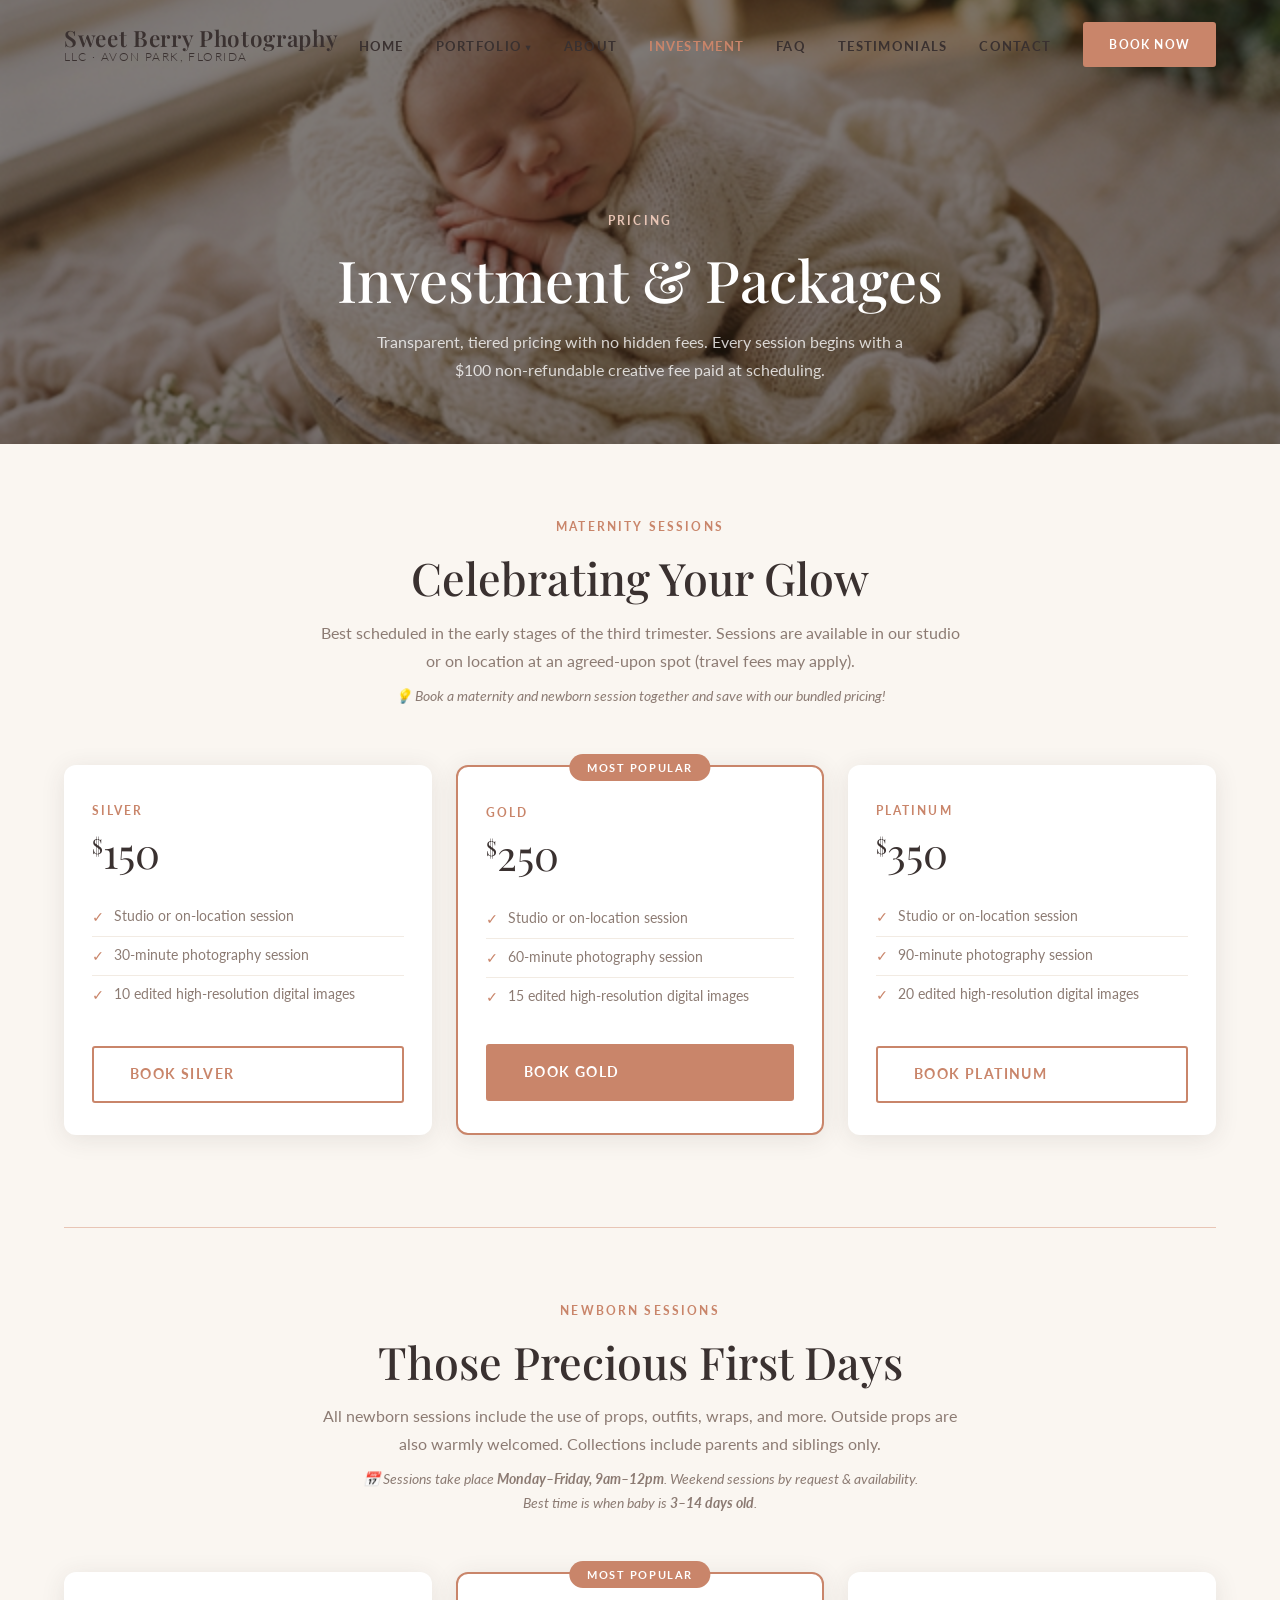
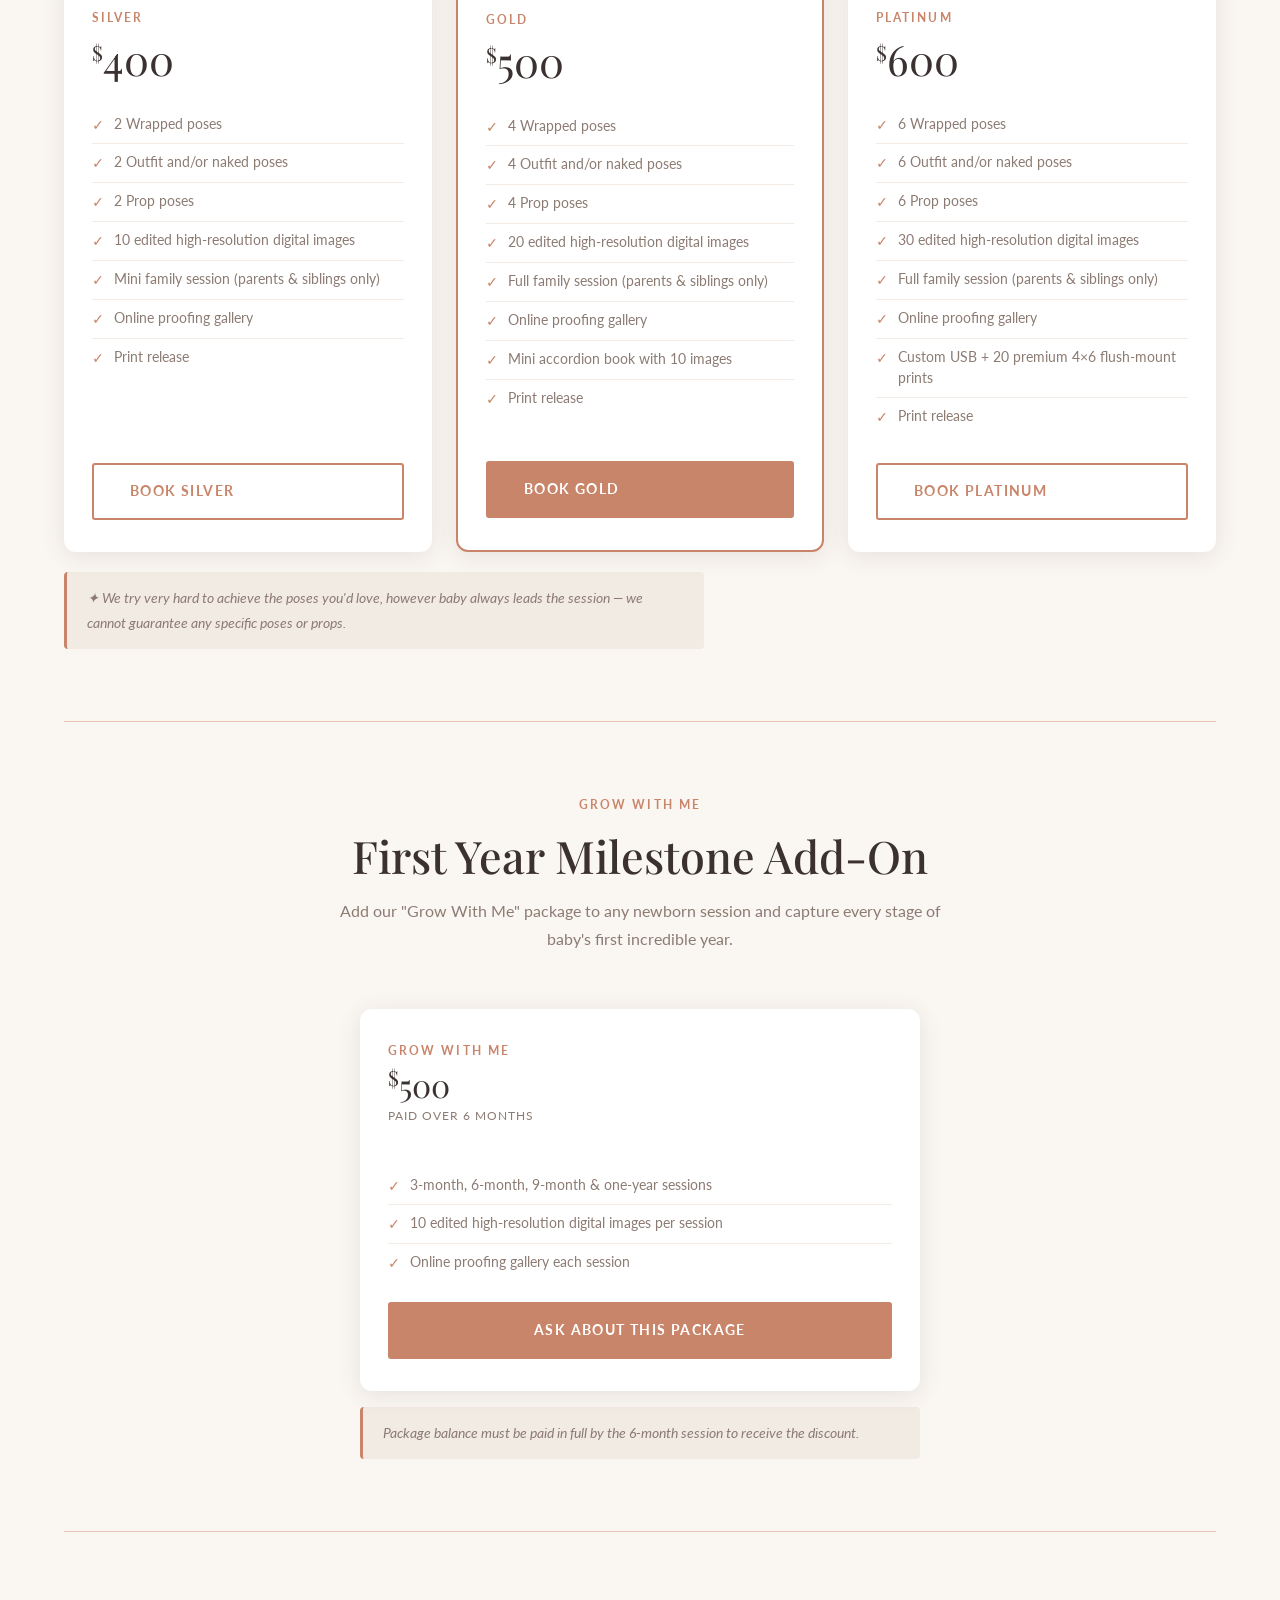
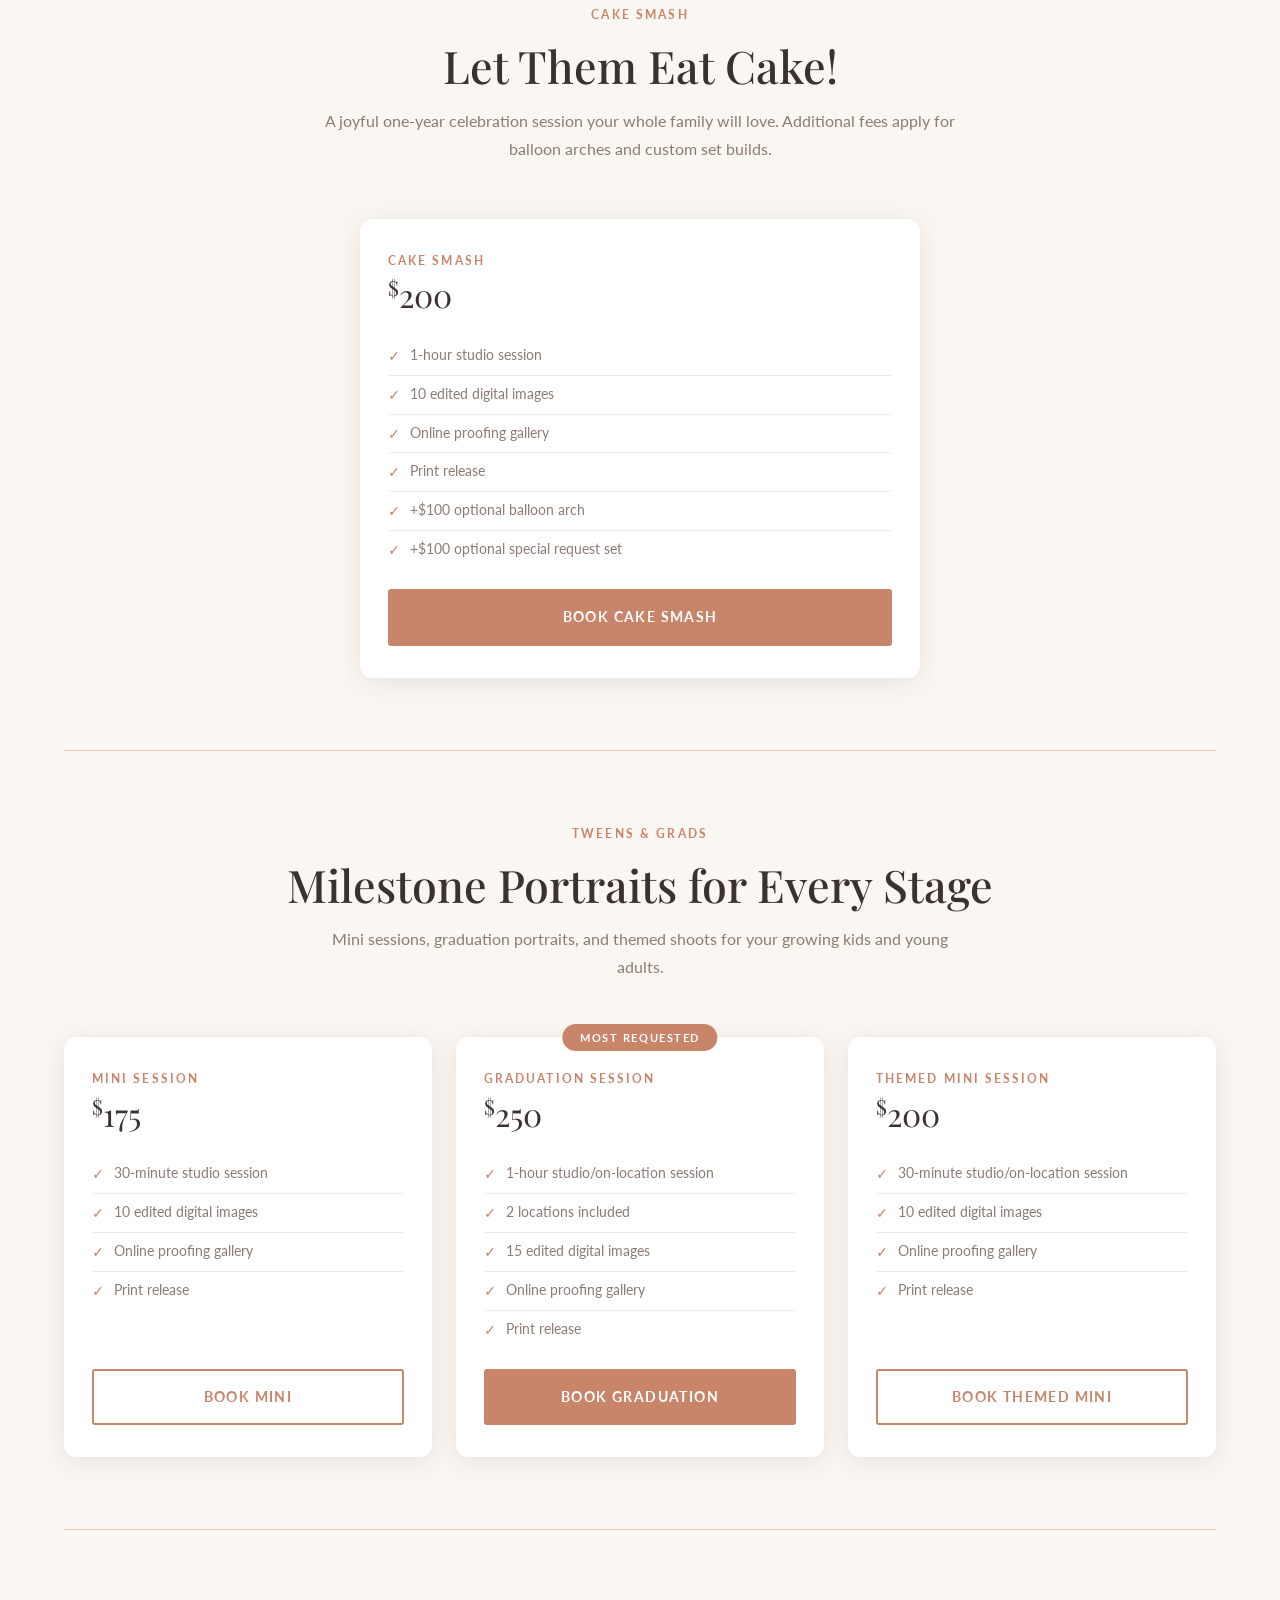
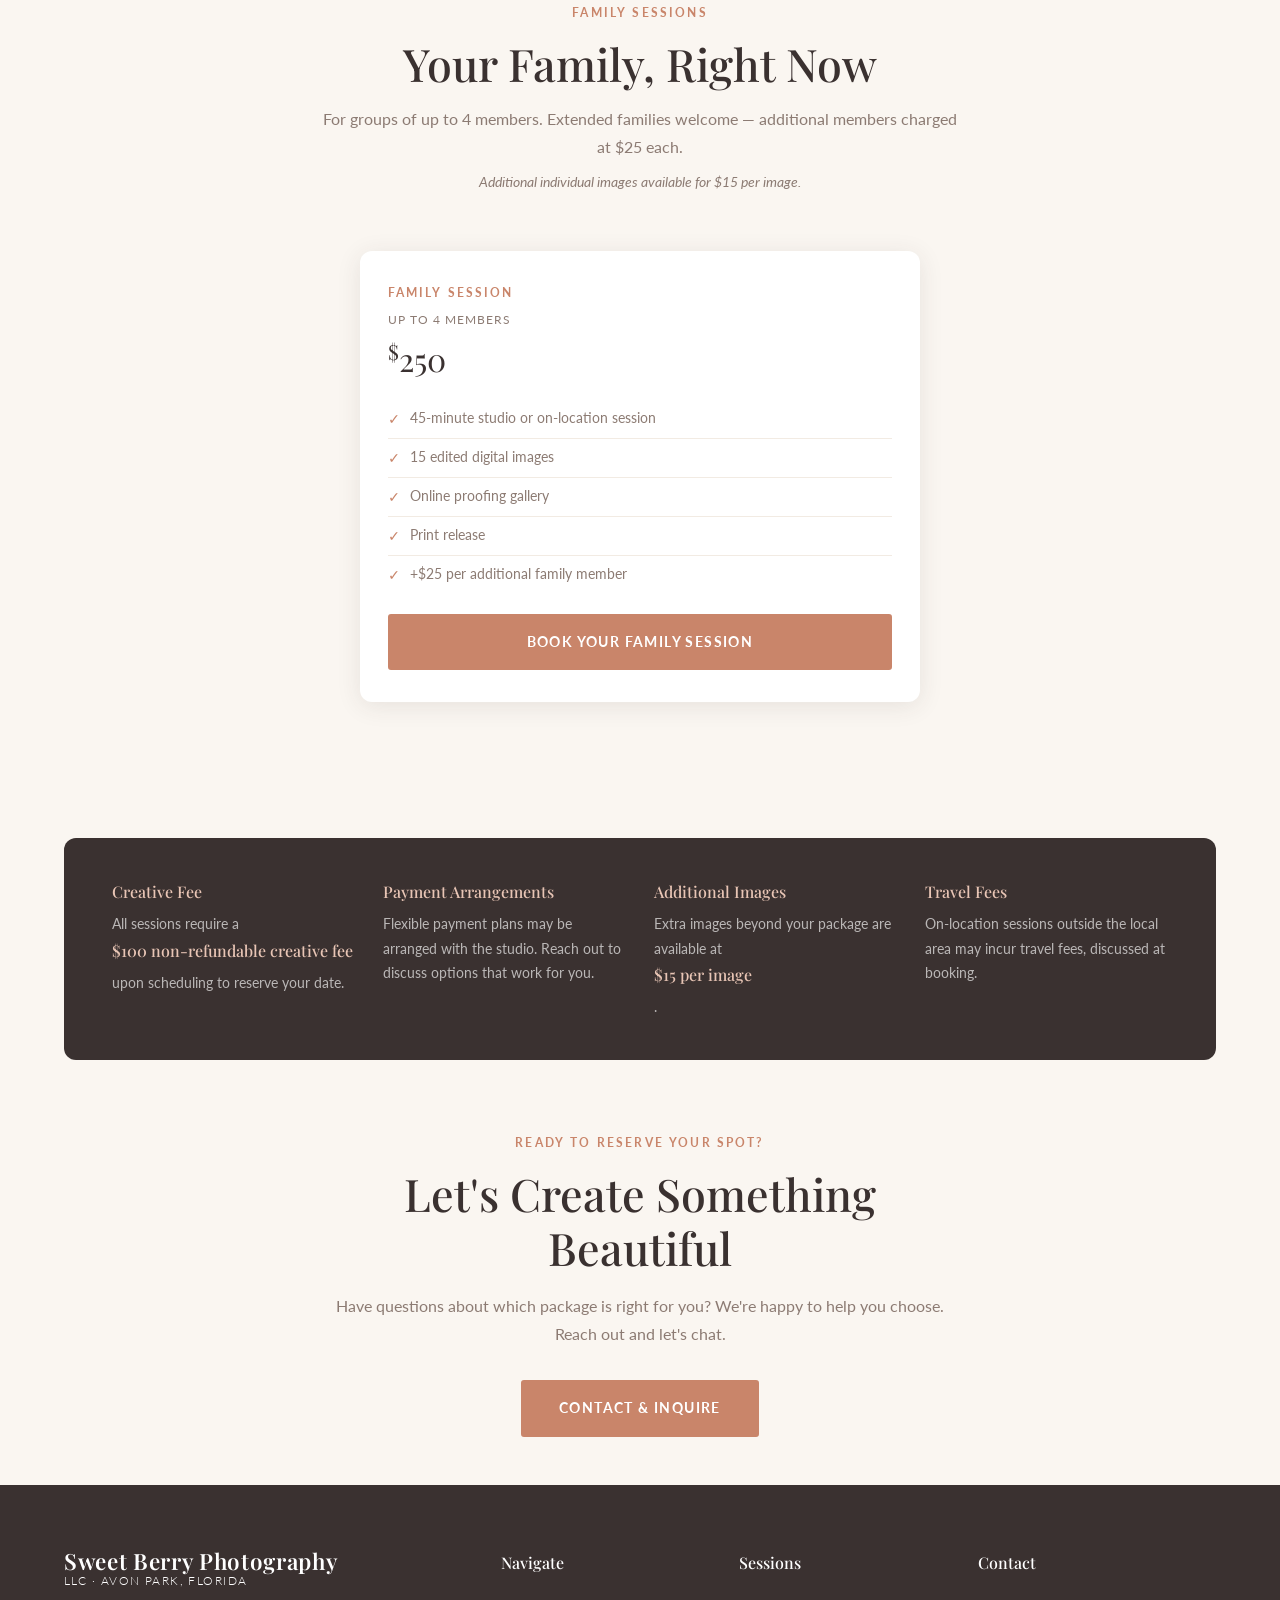
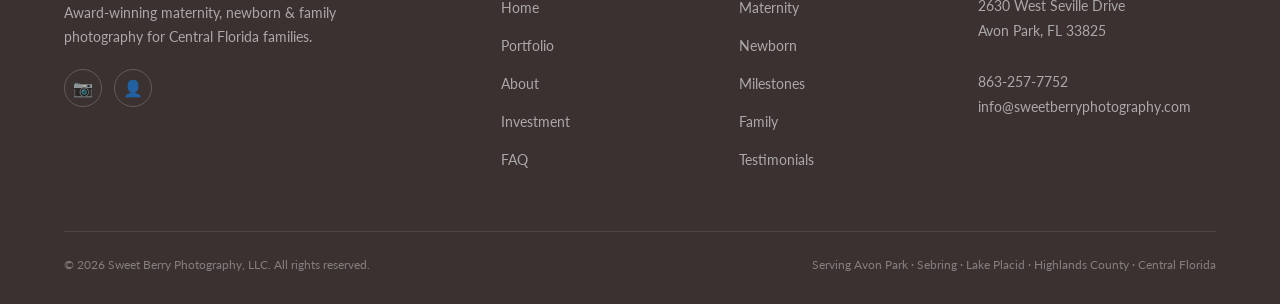
<file: investment.html>
﻿<!DOCTYPE html>
<html lang="en">

<head>
    <meta charset="UTF-8" />
    <meta name="viewport" content="width=device-width, initial-scale=1.0" />
    <title>Investment & Packages — Sweet Berry Photography</title>
    <meta name="description"
        content="View our maternity, newborn, milestone, family, and graduation photography packages and real pricing. Based in Avon Park, FL." />
    <link rel="stylesheet" href="css/style.css" />
    <style>
        /* ── Pricing page extras ── */
        .pricing-section {
            padding: 72px 0;
        }

        .pricing-section+.pricing-section {
            border-top: 1px solid var(--blush);
        }

        .section-intro {
            max-width: 720px;
            margin: 0 auto 56px;
            text-align: center;
        }

        .section-intro h2 {
            margin-bottom: 14px;
        }

        .section-intro p {
            margin: 0 auto 10px;
        }

        .section-intro .sub-note {
            font-size: .85rem;
            font-style: italic;
            color: var(--taupe);
            margin: 0 auto;
        }

        /* Three-column tier grid */
        .tier-grid {
            display: grid;
            grid-template-columns: repeat(3, 1fr);
            gap: 24px;
            margin-bottom: 20px;
        }

        .tier-card {
            background: white;
            border-radius: 12px;
            padding: 36px 28px 32px;
            box-shadow: 0 4px 24px var(--shadow);
            display: flex;
            flex-direction: column;
            transition: transform .3s ease, box-shadow .3s ease;
            position: relative;
        }

        .tier-card:hover {
            transform: translateY(-5px);
            box-shadow: 0 14px 44px var(--shadow);
        }

        .tier-card.popular {
            border: 2px solid var(--rose);
        }

        .popular-badge {
            position: absolute;
            top: -13px;
            left: 50%;
            transform: translateX(-50%);
            background: var(--rose);
            color: white;
            font-size: .68rem;
            font-weight: 700;
            letter-spacing: .14em;
            text-transform: uppercase;
            padding: 4px 18px;
            border-radius: 20px;
            white-space: nowrap;
        }

        .tier-name {
            font-family: var(--ff-sans);
            font-size: .72rem;
            font-weight: 700;
            letter-spacing: .18em;
            text-transform: uppercase;
            color: var(--rose);
            margin-bottom: 10px;
        }

        .tier-price {
            font-family: var(--ff-serif);
            font-size: 2.6rem;
            color: var(--charcoal);
            line-height: 1;
            margin-bottom: 4px;
        }

        .tier-price sup {
            font-size: 1.3rem;
            vertical-align: super;
        }

        .tier-includes {
            list-style: none;
            margin: 22px 0 28px;
            flex: 1;
        }

        .tier-includes li {
            padding: 8px 0;
            border-bottom: 1px solid var(--cream-mid);
            font-size: .9rem;
            color: var(--taupe);
            display: flex;
            align-items: flex-start;
            gap: 10px;
            line-height: 1.45;
        }

        .tier-includes li:last-child {
            border-bottom: none;
        }

        .tier-includes li::before {
            content: '✓';
            color: var(--rose);
            font-weight: 700;
            flex-shrink: 0;
            margin-top: 1px;
        }

        .tier-btn {
            margin-top: auto;
        }

        /* Single-card packages (Grow With Me, Cake Smash, etc.) */
        .single-grid {
            display: grid;
            grid-template-columns: repeat(auto-fill, minmax(280px, 1fr));
            gap: 24px;
        }

        .single-card {
            background: white;
            border-radius: 12px;
            padding: 32px 28px;
            box-shadow: 0 4px 24px var(--shadow);
            display: flex;
            flex-direction: column;
            transition: transform .3s ease, box-shadow .3s ease;
        }

        .single-card:hover {
            transform: translateY(-4px);
            box-shadow: 0 12px 40px var(--shadow);
        }

        .single-card .tier-name {
            margin-bottom: 6px;
        }

        .single-card .tier-price {
            font-size: 2rem;
        }

        .single-card .tier-includes {
            margin-bottom: 20px;
        }

        /* Sticky banner notes at bottom of a section */
        .package-note {
            background: var(--cream-mid);
            border-left: 3px solid var(--rose);
            border-radius: 4px;
            padding: 14px 20px;
            font-size: .88rem;
            color: var(--taupe);
            font-style: italic;
            margin-top: 16px;
        }

        /* Global Policy box at bottom */
        .policy-box {
            background: var(--charcoal);
            color: rgba(255, 255, 255, .78);
            border-radius: 12px;
            padding: 40px 48px;
            margin-top: 64px;
            display: grid;
            grid-template-columns: repeat(auto-fill, minmax(220px, 1fr));
            gap: 28px;
        }

        .policy-item strong {
            display: block;
            color: var(--blush);
            font-family: var(--ff-serif);
            font-size: 1rem;
            font-weight: 500;
            margin-bottom: 6px;
        }

        .policy-item p {
            font-size: .88rem;
            color: rgba(255, 255, 255, .65);
            max-width: none;
            margin: 0;
        }

        @media (max-width: 900px) {
            .tier-grid {
                grid-template-columns: 1fr;
                max-width: 400px;
                margin-left: auto;
                margin-right: auto;
            }

            .policy-box {
                padding: 28px 24px;
            }
        }

        @media (max-width: 600px) {
            .single-grid {
                grid-template-columns: 1fr;
            }
        }
    </style>
</head>

<body>

    <!-- ══ NAV ══ -->
    <nav class="site-nav scrolled" id="main-nav">
        <div class="nav-inner">
            <a href="index.html" class="nav-logo" style="color:var(--charcoal)">Sweet Berry Photography<span>LLC · Avon
                    Park, Florida</span></a>
            <button class="nav-toggle" aria-label="Toggle menu"><span></span><span></span><span></span></button>
            <ul class="nav-links">
                <li><a href="index.html" class="nav-link" style="color:var(--charcoal)">Home</a></li>
                <li class="has-dropdown">
                    <a href="portfolio.html" class="nav-link" style="color:var(--charcoal)">Portfolio</a>
                    <ul class="dropdown">
                        <li><a href="portfolio-maternity.html">Maternity</a></li>
                        <li><a href="portfolio-newborn.html">Newborn</a></li>
                        <li><a href="portfolio-milestones.html">Milestones</a></li>
                        <li><a href="portfolio-family.html">Family</a></li>
                    </ul>
                </li>
                <li><a href="about.html" class="nav-link" style="color:var(--charcoal)">About</a></li>
                <li><a href="investment.html" class="nav-link" style="color:var(--rose)">Investment</a></li>
                <li><a href="faq.html" class="nav-link" style="color:var(--charcoal)">FAQ</a></li>
                <li><a href="testimonials.html" class="nav-link" style="color:var(--charcoal)">Testimonials</a></li>
                <li><a href="contact.html" class="nav-link" style="color:var(--charcoal)">Contact</a></li>
            </ul>
            <div class="nav-cta"><a href="contact.html" class="btn btn-primary">Book Now</a></div>
        </div>
    </nav>

    <!-- ══ PAGE HERO ══ -->
    <div class="page-hero" style="background-image:url('images/newborn-thumb.jpg')">
        <div class="page-hero-content">
            <span class="eyebrow" style="color:var(--blush)">Pricing</span>
            <h1>Investment &amp; Packages</h1>
            <p>Transparent, tiered pricing with no hidden fees. Every session begins with a $100 non-refundable creative
                fee paid at scheduling.</p>
        </div>
    </div>

    <div class="container">

        <!-- ══ MATERNITY ══ -->
        <div class="pricing-section" id="maternity">
            <div class="section-intro fade-in">
                <span class="eyebrow">Maternity Sessions</span>
                <h2>Celebrating Your Glow</h2>
                <p>Best scheduled in the early stages of the third trimester. Sessions are available in our studio or on
                    location at an agreed-upon spot (travel fees may apply).</p>
                <p class="sub-note">💡 Book a maternity and newborn session together and save with our bundled pricing!
                </p>
            </div>

            <div class="tier-grid">
                <!-- Silver -->
                <div class="tier-card fade-in">
                    <div class="tier-name">Silver</div>
                    <div class="tier-price"><sup>$</sup>150</div>
                    <ul class="tier-includes">
                        <li>Studio or on-location session</li>
                        <li>30-minute photography session</li>
                        <li>10 edited high-resolution digital images</li>
                    </ul>
                    <a href="contact.html" class="btn btn-outline tier-btn">Book Silver</a>
                </div>

                <!-- Gold -->
                <div class="tier-card popular fade-in fade-in-delay-1">
                    <div class="popular-badge">Most Popular</div>
                    <div class="tier-name">Gold</div>
                    <div class="tier-price"><sup>$</sup>250</div>
                    <ul class="tier-includes">
                        <li>Studio or on-location session</li>
                        <li>60-minute photography session</li>
                        <li>15 edited high-resolution digital images</li>
                    </ul>
                    <a href="contact.html" class="btn btn-primary tier-btn">Book Gold</a>
                </div>

                <!-- Platinum -->
                <div class="tier-card fade-in fade-in-delay-2">
                    <div class="tier-name">Platinum</div>
                    <div class="tier-price"><sup>$</sup>350</div>
                    <ul class="tier-includes">
                        <li>Studio or on-location session</li>
                        <li>90-minute photography session</li>
                        <li>20 edited high-resolution digital images</li>
                    </ul>
                    <a href="contact.html" class="btn btn-outline tier-btn">Book Platinum</a>
                </div>
            </div>
        </div>

        <!-- ══ NEWBORN ══ -->
        <div class="pricing-section" id="newborn">
            <div class="section-intro fade-in">
                <span class="eyebrow">Newborn Sessions</span>
                <h2>Those Precious First Days</h2>
                <p>All newborn sessions include the use of props, outfits, wraps, and more. Outside props are also
                    warmly welcomed. Collections include parents and siblings only.</p>
                <p class="sub-note">📅 Sessions take place <strong>Monday–Friday, 9am–12pm</strong>. Weekend sessions by
                    request &amp; availability.<br />Best time is when baby is <strong>3–14 days old</strong>.</p>
            </div>

            <div class="tier-grid">
                <!-- Silver -->
                <div class="tier-card fade-in">
                    <div class="tier-name">Silver</div>
                    <div class="tier-price"><sup>$</sup>400</div>
                    <ul class="tier-includes">
                        <li>2 Wrapped poses</li>
                        <li>2 Outfit and/or naked poses</li>
                        <li>2 Prop poses</li>
                        <li>10 edited high-resolution digital images</li>
                        <li>Mini family session (parents &amp; siblings only)</li>
                        <li>Online proofing gallery</li>
                        <li>Print release</li>
                    </ul>
                    <a href="contact.html" class="btn btn-outline tier-btn">Book Silver</a>
                </div>

                <!-- Gold -->
                <div class="tier-card popular fade-in fade-in-delay-1">
                    <div class="popular-badge">Most Popular</div>
                    <div class="tier-name">Gold</div>
                    <div class="tier-price"><sup>$</sup>500</div>
                    <ul class="tier-includes">
                        <li>4 Wrapped poses</li>
                        <li>4 Outfit and/or naked poses</li>
                        <li>4 Prop poses</li>
                        <li>20 edited high-resolution digital images</li>
                        <li>Full family session (parents &amp; siblings only)</li>
                        <li>Online proofing gallery</li>
                        <li>Mini accordion book with 10 images</li>
                        <li>Print release</li>
                    </ul>
                    <a href="contact.html" class="btn btn-primary tier-btn">Book Gold</a>
                </div>

                <!-- Platinum -->
                <div class="tier-card fade-in fade-in-delay-2">
                    <div class="tier-name">Platinum</div>
                    <div class="tier-price"><sup>$</sup>600</div>
                    <ul class="tier-includes">
                        <li>6 Wrapped poses</li>
                        <li>6 Outfit and/or naked poses</li>
                        <li>6 Prop poses</li>
                        <li>30 edited high-resolution digital images</li>
                        <li>Full family session (parents &amp; siblings only)</li>
                        <li>Online proofing gallery</li>
                        <li>Custom USB + 20 premium 4×6 flush-mount prints</li>
                        <li>Print release</li>
                    </ul>
                    <a href="contact.html" class="btn btn-outline tier-btn">Book Platinum</a>
                </div>
            </div>

            <p class="package-note">
                ✦ We try very hard to achieve the poses you'd love, however baby always leads the session — we cannot
                guarantee any specific poses or props.
            </p>
        </div>

        <!-- ══ GROW WITH ME ══ -->
        <div class="pricing-section" id="milestones">
            <div class="section-intro fade-in">
                <span class="eyebrow">Grow With Me</span>
                <h2>First Year Milestone Add-On</h2>
                <p>Add our "Grow With Me" package to any newborn session and capture every stage of baby's first
                    incredible year.</p>
            </div>

            <div class="single-grid" style="max-width:560px;margin:0 auto 16px">
                <div class="single-card fade-in">
                    <div class="tier-name">Grow With Me</div>
                    <div class="tier-price"><sup>$</sup>500</div>
                    <div
                        style="font-size:.78rem;color:var(--taupe);text-transform:uppercase;letter-spacing:.08em;margin-bottom:18px">
                        Paid over 6 months</div>
                    <ul class="tier-includes">
                        <li>3-month, 6-month, 9-month &amp; one-year sessions</li>
                        <li>10 edited high-resolution digital images per session</li>
                        <li>Online proofing gallery each session</li>
                    </ul>
                    <a href="contact.html" class="btn btn-primary tier-btn" style="text-align:center">Ask About This
                        Package</a>
                </div>
            </div>
            <p class="package-note" style="max-width:560px;margin:0 auto">Package balance must be paid in full by the
                6-month session to receive the discount.</p>
        </div>

        <!-- ══ CAKE SMASH ══ -->
        <div class="pricing-section" id="cake-smash">
            <div class="section-intro fade-in">
                <span class="eyebrow">Cake Smash</span>
                <h2>Let Them Eat Cake!</h2>
                <p>A joyful one-year celebration session your whole family will love. Additional fees apply for balloon
                    arches and custom set builds.</p>
            </div>

            <div class="single-grid" style="max-width:560px;margin:0 auto">
                <div class="single-card fade-in">
                    <div class="tier-name">Cake Smash</div>
                    <div class="tier-price"><sup>$</sup>200</div>
                    <ul class="tier-includes">
                        <li>1-hour studio session</li>
                        <li>10 edited digital images</li>
                        <li>Online proofing gallery</li>
                        <li>Print release</li>
                        <li>+$100 optional balloon arch</li>
                        <li>+$100 optional special request set</li>
                    </ul>
                    <a href="contact.html" class="btn btn-primary tier-btn" style="text-align:center">Book Cake
                        Smash</a>
                </div>
            </div>
        </div>

        <!-- ══ TWEENS & GRADS ══ -->
        <div class="pricing-section" id="tweens-grads">
            <div class="section-intro fade-in">
                <span class="eyebrow">Tweens &amp; Grads</span>
                <h2>Milestone Portraits for Every Stage</h2>
                <p>Mini sessions, graduation portraits, and themed shoots for your growing kids and young adults.</p>
            </div>

            <div class="single-grid">
                <!-- Mini Session -->
                <div class="single-card fade-in">
                    <div class="tier-name">Mini Session</div>
                    <div class="tier-price"><sup>$</sup>175</div>
                    <ul class="tier-includes">
                        <li>30-minute studio session</li>
                        <li>10 edited digital images</li>
                        <li>Online proofing gallery</li>
                        <li>Print release</li>
                    </ul>
                    <a href="contact.html" class="btn btn-outline tier-btn" style="text-align:center">Book Mini</a>
                </div>

                <!-- Graduation Session -->
                <div class="single-card popular fade-in fade-in-delay-1">
                    <div class="popular-badge">Most Requested</div>
                    <div class="tier-name">Graduation Session</div>
                    <div class="tier-price"><sup>$</sup>250</div>
                    <ul class="tier-includes">
                        <li>1-hour studio/on-location session</li>
                        <li>2 locations included</li>
                        <li>15 edited digital images</li>
                        <li>Online proofing gallery</li>
                        <li>Print release</li>
                    </ul>
                    <a href="contact.html" class="btn btn-primary tier-btn" style="text-align:center">Book
                        Graduation</a>
                </div>

                <!-- Themed Mini -->
                <div class="single-card fade-in fade-in-delay-2">
                    <div class="tier-name">Themed Mini Session</div>
                    <div class="tier-price"><sup>$</sup>200</div>
                    <ul class="tier-includes">
                        <li>30-minute studio/on-location session</li>
                        <li>10 edited digital images</li>
                        <li>Online proofing gallery</li>
                        <li>Print release</li>
                    </ul>
                    <a href="contact.html" class="btn btn-outline tier-btn" style="text-align:center">Book Themed
                        Mini</a>
                </div>
            </div>
        </div>

        <!-- ══ FAMILY ══ -->
        <div class="pricing-section" id="family">
            <div class="section-intro fade-in">
                <span class="eyebrow">Family Sessions</span>
                <h2>Your Family, Right Now</h2>
                <p>For groups of up to 4 members. Extended families welcome — additional members charged at $25 each.
                </p>
                <p class="sub-note">Additional individual images available for $15 per image.</p>
            </div>

            <div class="single-grid" style="max-width:560px;margin:0 auto">
                <div class="single-card fade-in">
                    <div class="tier-name">Family Session</div>
                    <div
                        style="font-size:.78rem;color:var(--taupe);text-transform:uppercase;letter-spacing:.08em;margin-bottom:10px">
                        Up to 4 members</div>
                    <div class="tier-price"><sup>$</sup>250</div>
                    <ul class="tier-includes">
                        <li>45-minute studio or on-location session</li>
                        <li>15 edited digital images</li>
                        <li>Online proofing gallery</li>
                        <li>Print release</li>
                        <li>+$25 per additional family member</li>
                    </ul>
                    <a href="contact.html" class="btn btn-primary tier-btn" style="text-align:center">Book Your Family
                        Session</a>
                </div>
            </div>
        </div>

        <!-- ══ GLOBAL POLICIES ══ -->
        <div class="policy-box fade-in">
            <div class="policy-item">
                <strong>Creative Fee</strong>
                <p>All sessions require a <strong style="color:var(--blush)">$100 non-refundable creative fee</strong>
                    upon scheduling to reserve your date.</p>
            </div>
            <div class="policy-item">
                <strong>Payment Arrangements</strong>
                <p>Flexible payment plans may be arranged with the studio. Reach out to discuss options that work for
                    you.</p>
            </div>
            <div class="policy-item">
                <strong>Additional Images</strong>
                <p>Extra images beyond your package are available at <strong style="color:var(--blush)">$15 per
                        image</strong>.</p>
            </div>
            <div class="policy-item">
                <strong>Travel Fees</strong>
                <p>On-location sessions outside the local area may incur travel fees, discussed at booking.</p>
            </div>
        </div>

        <!-- ══ CTA ══ -->
        <div class="text-center" style="padding:72px 0 48px">
            <span class="eyebrow">Ready to Reserve Your Spot?</span>
            <h2 style="max-width:520px;margin:0 auto 18px">Let's Create Something Beautiful</h2>
            <p class="mx-auto" style="margin-bottom:32px">Have questions about which package is right for you? We're
                happy to help you choose. Reach out and let's chat.</p>
            <a href="contact.html" class="btn btn-primary">Contact &amp; Inquire</a>
        </div>

    </div><!-- /container -->

    <!-- ══ FOOTER ══ -->
    <footer class="site-footer">
        <div class="container">
            <div class="footer-grid">
                <div class="footer-brand">
                    <a href="index.html" class="nav-logo">Sweet Berry Photography<span>LLC · Avon Park,
                            Florida</span></a>
                    <p>Award-winning maternity, newborn &amp; family photography for Central Florida families.</p>
                    <div class="footer-socials">
                        <a href="#" class="footer-social-btn" aria-label="Instagram">&#128247;</a>
                        <a href="#" class="footer-social-btn" aria-label="Facebook">&#128100;</a>
                    </div>
                </div>
                <div class="footer-col">
                    <h4>Navigate</h4>
                    <ul>
                        <li><a href="index.html">Home</a></li>
                        <li><a href="portfolio.html">Portfolio</a></li>
                        <li><a href="about.html">About</a></li>
                        <li><a href="investment.html">Investment</a></li>
                        <li><a href="faq.html">FAQ</a></li>
                    </ul>
                </div>
                <div class="footer-col">
                    <h4>Sessions</h4>
                    <ul>
                        <li><a href="portfolio-maternity.html">Maternity</a></li>
                        <li><a href="portfolio-newborn.html">Newborn</a></li>
                        <li><a href="portfolio-milestones.html">Milestones</a></li>
                        <li><a href="portfolio-family.html">Family</a></li>
                        <li><a href="testimonials.html">Testimonials</a></li>
                    </ul>
                </div>
                <div class="footer-col">
                    <h4>Contact</h4>
                    <address>
                        2630 West Seville Drive<br />Avon Park, FL 33825<br /><br />
                        <a href="tel:8632577752">863-257-7752</a><br />
                        <a href="mailto:info@sweetberryphotography.com">info@sweetberryphotography.com</a>
                    </address>
                </div>
            </div>
            <div class="footer-bottom">
                <p>© 2026 Sweet Berry Photography, LLC. All rights reserved.</p>
                <p>Serving Avon Park · Sebring · Lake Placid · Highlands County · Central Florida</p>
            </div>
        </div>
    </footer>

    <script src="js/main.js"></script>
</body>

</html>
</file>
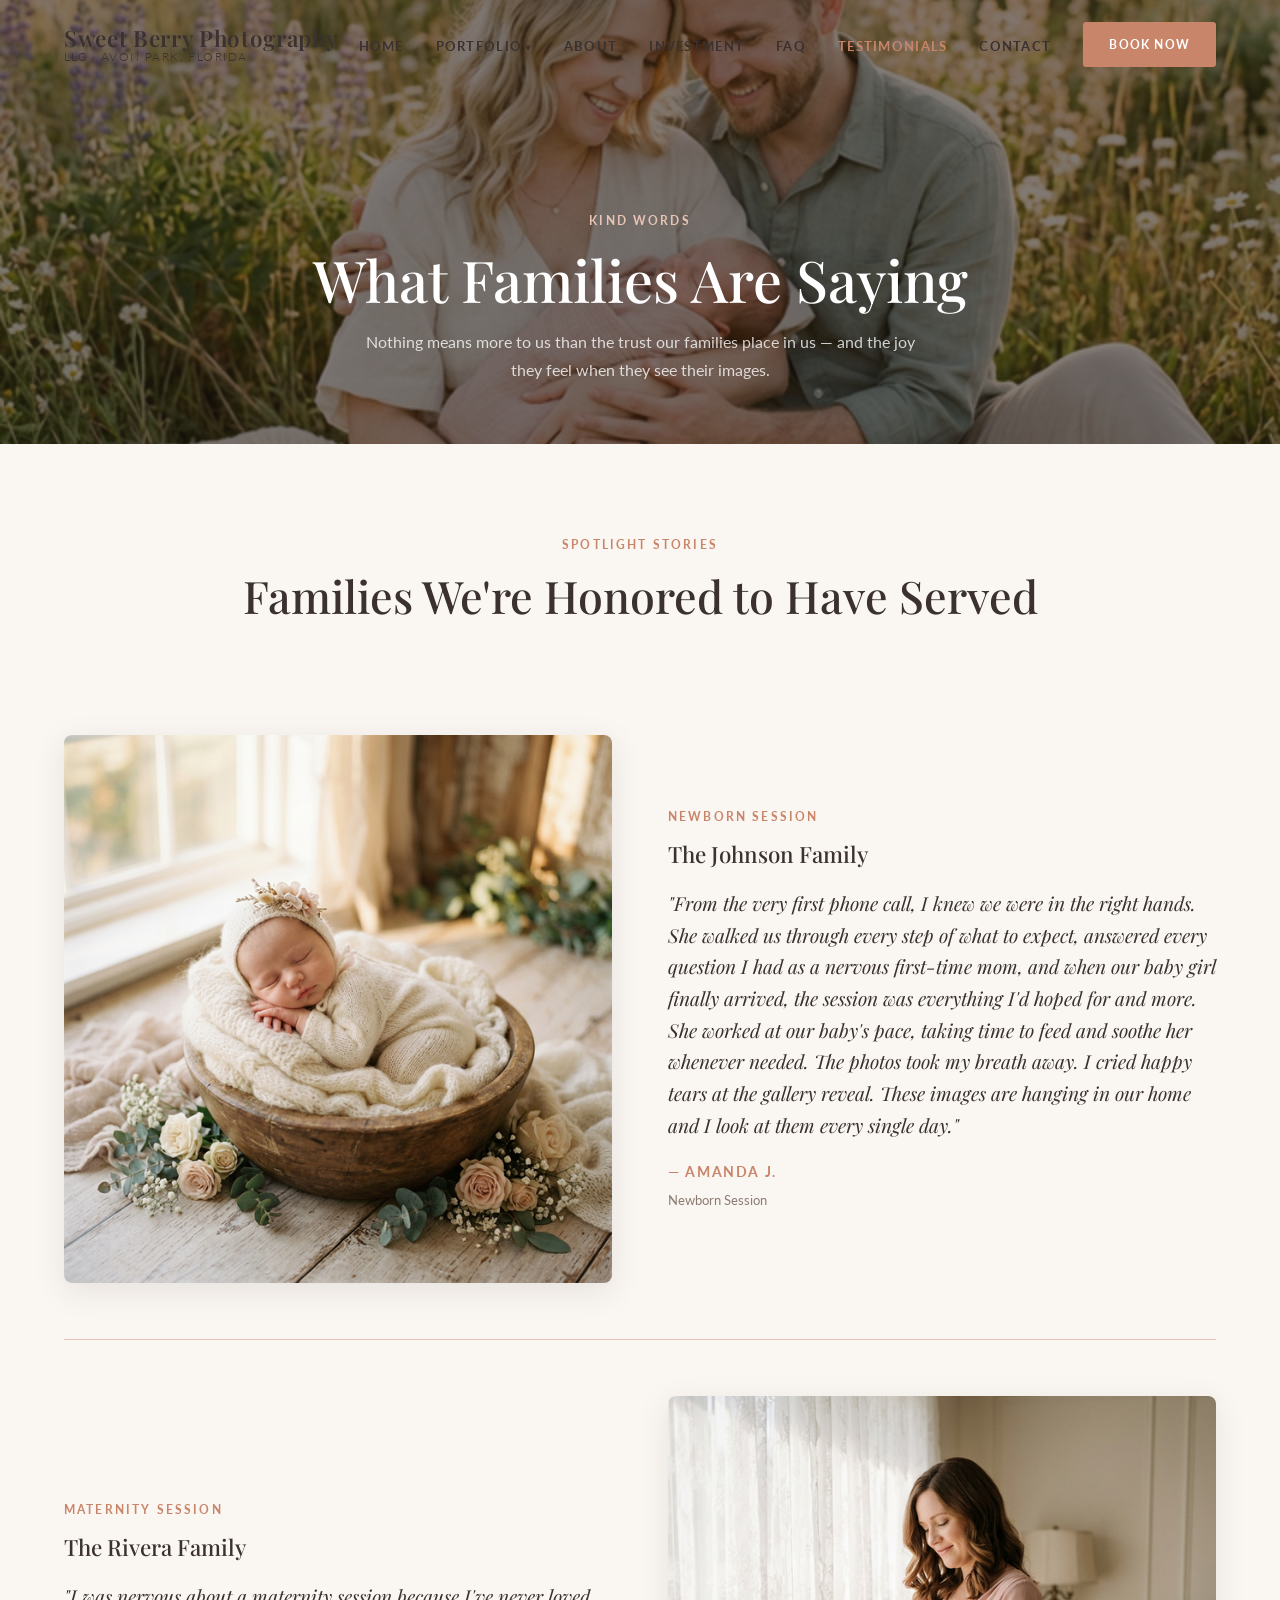
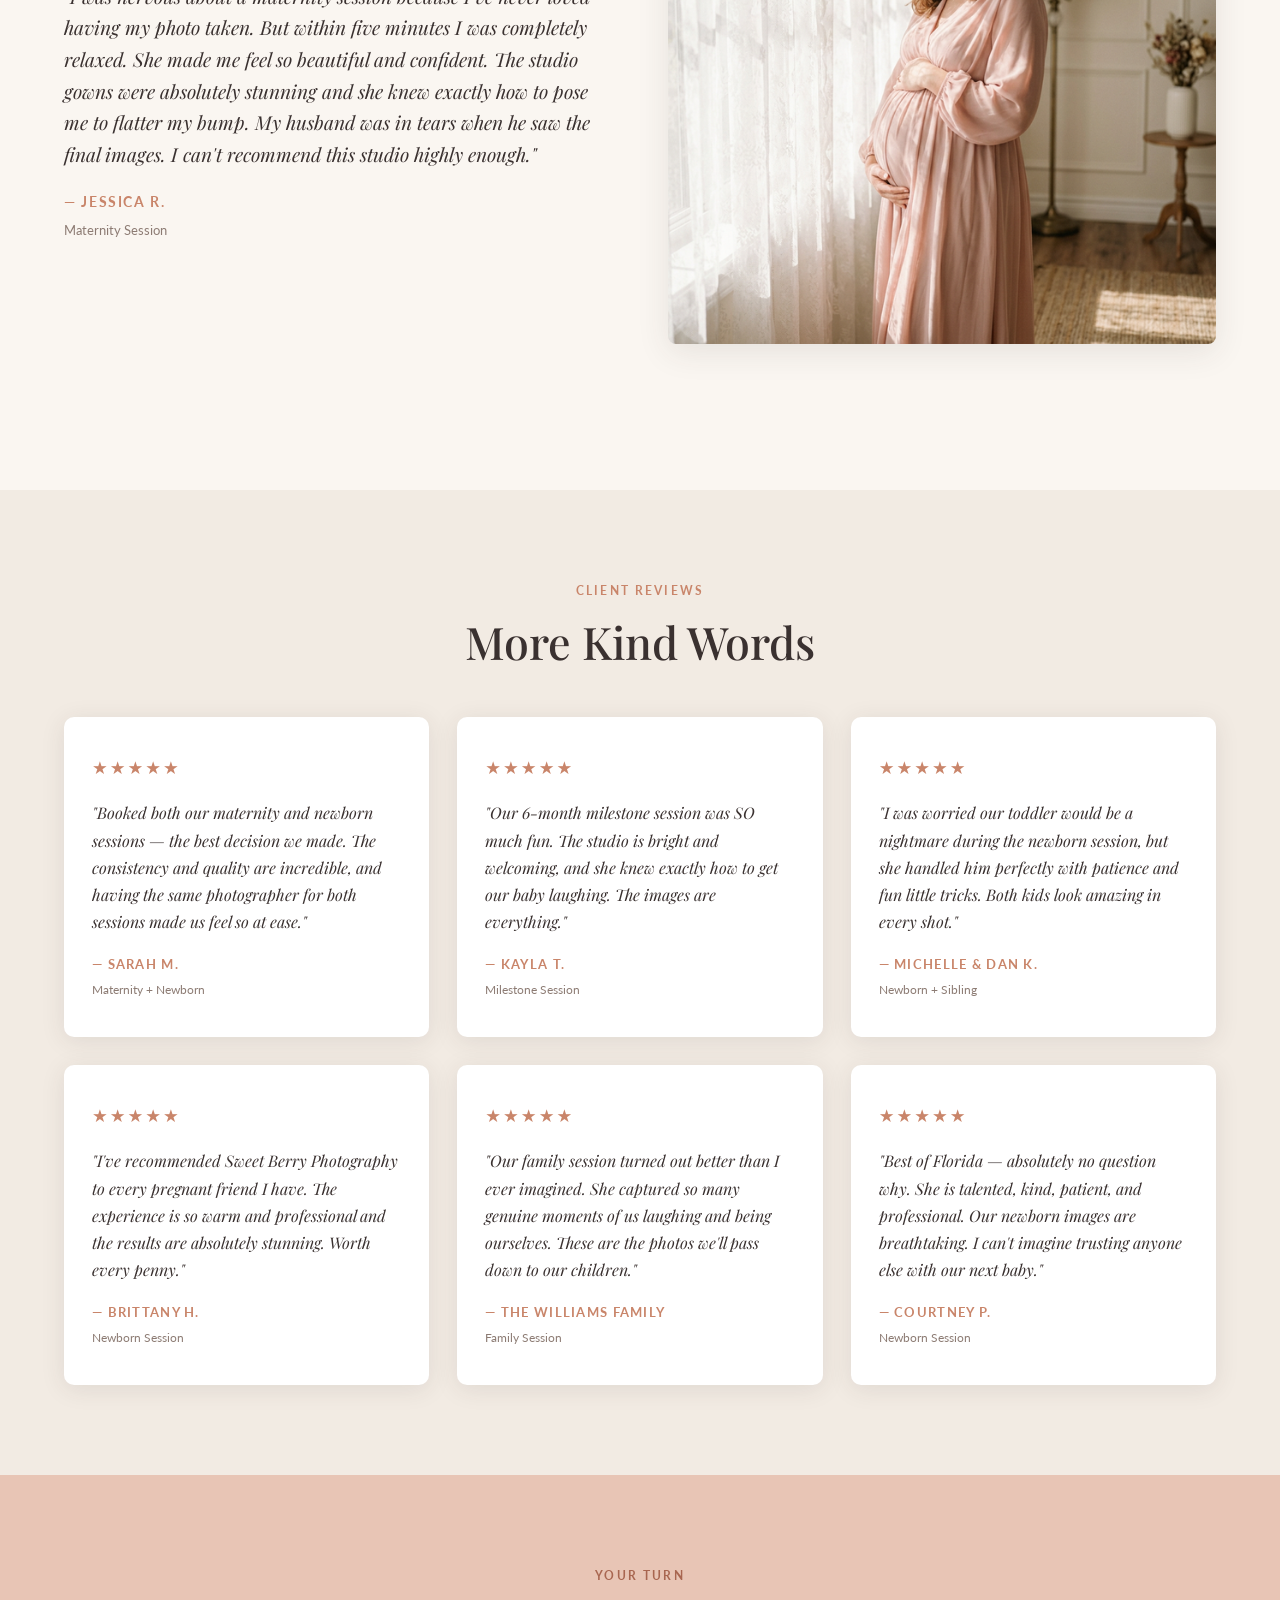
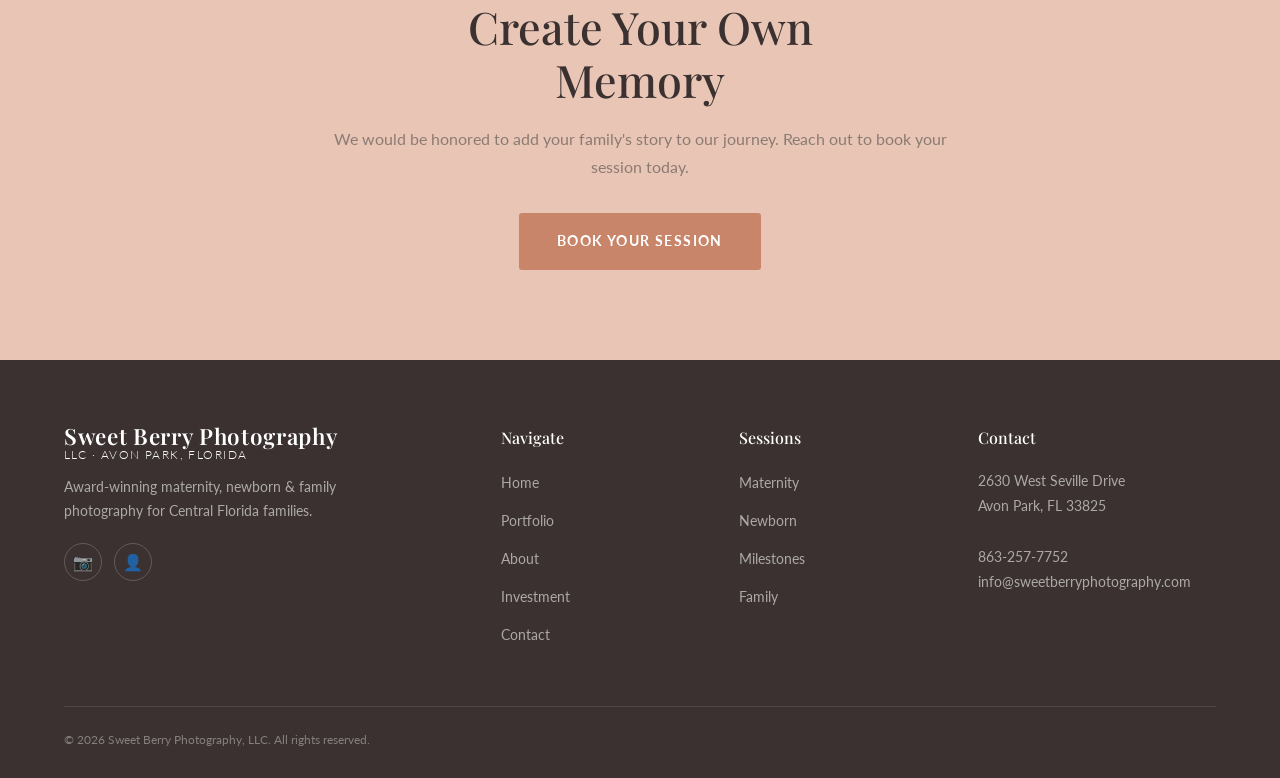
<file: testimonials.html>
﻿<!DOCTYPE html>
<html lang="en">

<head>
    <meta charset="UTF-8" />
    <meta name="viewport" content="width=device-width, initial-scale=1.0" />
    <title>Testimonials — Sweet Berry Photography</title>
    <meta name="description"
        content="Read heartfelt reviews from families who've experienced maternity and newborn photography at Sweet Berry Photography in Avon Park, Florida." />
    <link rel="stylesheet" href="css/style.css" />
</head>

<body>

    <nav class="site-nav scrolled" id="main-nav">
        <div class="nav-inner">
            <a href="index.html" class="nav-logo" style="color:var(--charcoal)">Sweet Berry Photography<span>LLC · Avon
                    Park, Florida</span></a>
            <button class="nav-toggle" aria-label="Toggle menu"><span></span><span></span><span></span></button>
            <ul class="nav-links">
                <li><a href="index.html" class="nav-link" style="color:var(--charcoal)">Home</a></li>
                <li class="has-dropdown"><a href="portfolio.html" class="nav-link"
                        style="color:var(--charcoal)">Portfolio</a>
                    <ul class="dropdown">
                        <li><a href="portfolio-maternity.html">Maternity</a></li>
                        <li><a href="portfolio-newborn.html">Newborn</a></li>
                        <li><a href="portfolio-milestones.html">Milestones</a></li>
                        <li><a href="portfolio-family.html">Family</a></li>
                    </ul>
                </li>
                <li><a href="about.html" class="nav-link" style="color:var(--charcoal)">About</a></li>
                <li><a href="investment.html" class="nav-link" style="color:var(--charcoal)">Investment</a></li>
                <li><a href="faq.html" class="nav-link" style="color:var(--charcoal)">FAQ</a></li>
                <li><a href="testimonials.html" class="nav-link" style="color:var(--rose)">Testimonials</a></li>
                <li><a href="contact.html" class="nav-link" style="color:var(--charcoal)">Contact</a></li>
            </ul>
            <div class="nav-cta"><a href="contact.html" class="btn btn-primary">Book Now</a></div>
        </div>
    </nav>

    <div class="page-hero" style="background-image:url('images/family-thumb.jpg')">
        <div class="page-hero-content">
            <span class="eyebrow" style="color:var(--blush)">Kind Words</span>
            <h1>What Families Are Saying</h1>
            <p>Nothing means more to us than the trust our families place in us — and the joy they feel when they see
                their images.</p>
        </div>
    </div>

    <!-- Spotlight Stories -->
    <section class="section">
        <div class="container">
            <div class="text-center fade-in" style="margin-bottom:56px">
                <span class="eyebrow">Spotlight Stories</span>
                <h2>Families We're Honored to Have Served</h2>
            </div>

            <div class="spotlight">
                <div class="fade-in">
                    <img src="images/newborn-thumb.jpg" alt="Newborn family spotlight" loading="lazy" />
                </div>
                <div class="fade-in fade-in-delay-1">
                    <span class="eyebrow">Newborn Session</span>
                    <h3 style="font-size:1.4rem;margin-bottom:4px">The Johnson Family</h3>
                    <blockquote>"From the very first phone call, I knew we were in the right hands. She walked us
                        through every step of what to expect, answered every question I had as a nervous first-time mom,
                        and when our baby girl finally arrived, the session was everything I'd hoped for and more. She
                        worked at our baby's pace, taking time to feed and soothe her whenever needed. The photos took
                        my breath away. I cried happy tears at the gallery reveal. These images are hanging in our home
                        and I look at them every single day."</blockquote>
                    <p class="testimonial-name" style="font-size:.85rem">— Amanda J.</p>
                    <p class="testimonial-type" style="font-size:.8rem;color:var(--taupe)">Newborn Session</p>
                </div>
            </div>

            <div class="spotlight" style="direction:rtl">
                <div class="fade-in" style="direction:ltr">
                    <img src="images/maternity-thumb.jpg" alt="Maternity spotlight" loading="lazy" />
                </div>
                <div class="fade-in fade-in-delay-1" style="direction:ltr">
                    <span class="eyebrow">Maternity Session</span>
                    <h3 style="font-size:1.4rem;margin-bottom:4px">The Rivera Family</h3>
                    <blockquote>"I was nervous about a maternity session because I've never loved having my photo taken.
                        But within five minutes I was completely relaxed. She made me feel so beautiful and confident.
                        The studio gowns were absolutely stunning and she knew exactly how to pose me to flatter my
                        bump. My husband was in tears when he saw the final images. I can't recommend this studio highly
                        enough."</blockquote>
                    <p class="testimonial-name" style="font-size:.85rem">— Jessica R.</p>
                    <p class="testimonial-type" style="font-size:.8rem;color:var(--taupe)">Maternity Session</p>
                </div>
            </div>
        </div>
    </section>

    <!-- Review Grid -->
    <section class="section section--alt">
        <div class="container">
            <div class="text-center fade-in" style="margin-bottom:48px">
                <span class="eyebrow">Client Reviews</span>
                <h2>More Kind Words</h2>
            </div>
            <div class="testi-grid">
                <div class="testi-card fade-in">
                    <div class="stars">★★★★★</div>
                    <blockquote>"Booked both our maternity and newborn sessions — the best decision we made. The
                        consistency and quality are incredible, and having the same photographer for both sessions made
                        us feel so at ease."</blockquote>
                    <p class="testi-name">— Sarah M.</p>
                    <p class="testi-type">Maternity + Newborn</p>
                </div>
                <div class="testi-card fade-in fade-in-delay-1">
                    <div class="stars">★★★★★</div>
                    <blockquote>"Our 6-month milestone session was SO much fun. The studio is bright and welcoming, and
                        she knew exactly how to get our baby laughing. The images are everything."</blockquote>
                    <p class="testi-name">— Kayla T.</p>
                    <p class="testi-type">Milestone Session</p>
                </div>
                <div class="testi-card fade-in fade-in-delay-2">
                    <div class="stars">★★★★★</div>
                    <blockquote>"I was worried our toddler would be a nightmare during the newborn session, but she
                        handled him perfectly with patience and fun little tricks. Both kids look amazing in every
                        shot."</blockquote>
                    <p class="testi-name">— Michelle &amp; Dan K.</p>
                    <p class="testi-type">Newborn + Sibling</p>
                </div>
                <div class="testi-card fade-in">
                    <div class="stars">★★★★★</div>
                    <blockquote>"I've recommended Sweet Berry Photography to every pregnant friend I have. The
                        experience is so warm and professional and the results are absolutely stunning. Worth every
                        penny."</blockquote>
                    <p class="testi-name">— Brittany H.</p>
                    <p class="testi-type">Newborn Session</p>
                </div>
                <div class="testi-card fade-in fade-in-delay-1">
                    <div class="stars">★★★★★</div>
                    <blockquote>"Our family session turned out better than I ever imagined. She captured so many genuine
                        moments of us laughing and being ourselves. These are the photos we'll pass down to our
                        children."</blockquote>
                    <p class="testi-name">— The Williams Family</p>
                    <p class="testi-type">Family Session</p>
                </div>
                <div class="testi-card fade-in fade-in-delay-2">
                    <div class="stars">★★★★★</div>
                    <blockquote>"Best of Florida — absolutely no question why. She is talented, kind, patient, and
                        professional. Our newborn images are breathtaking. I can't imagine trusting anyone else with our
                        next baby."</blockquote>
                    <p class="testi-name">— Courtney P.</p>
                    <p class="testi-type">Newborn Session</p>
                </div>
            </div>
        </div>
    </section>

    <section class="section text-center" style="background:var(--blush)">
        <div class="container fade-in">
            <span class="eyebrow" style="color:var(--rose-dark)">Your Turn</span>
            <h2 style="max-width:520px;margin:0 auto 18px">Create Your Own Memory</h2>
            <p class="mx-auto" style="margin-bottom:32px">We would be honored to add your family's story to our journey.
                Reach out to book your session today.</p>
            <a href="contact.html" class="btn btn-primary">Book Your Session</a>
        </div>
    </section>

    <footer class="site-footer">
        <div class="container">
            <div class="footer-grid">
                <div class="footer-brand"><a href="index.html" class="nav-logo">Sweet Berry Photography<span>LLC · Avon
                            Park, Florida</span></a>
                    <p>Award-winning maternity, newborn &amp; family photography for Central Florida families.</p>
                    <div class="footer-socials"><a href="#" class="footer-social-btn">&#128247;</a><a href="#"
                            class="footer-social-btn">&#128100;</a></div>
                </div>
                <div class="footer-col">
                    <h4>Navigate</h4>
                    <ul>
                        <li><a href="index.html">Home</a></li>
                        <li><a href="portfolio.html">Portfolio</a></li>
                        <li><a href="about.html">About</a></li>
                        <li><a href="investment.html">Investment</a></li>
                        <li><a href="contact.html">Contact</a></li>
                    </ul>
                </div>
                <div class="footer-col">
                    <h4>Sessions</h4>
                    <ul>
                        <li><a href="portfolio-maternity.html">Maternity</a></li>
                        <li><a href="portfolio-newborn.html">Newborn</a></li>
                        <li><a href="portfolio-milestones.html">Milestones</a></li>
                        <li><a href="portfolio-family.html">Family</a></li>
                    </ul>
                </div>
                <div class="footer-col">
                    <h4>Contact</h4>
                    <address>2630 West Seville Drive<br />Avon Park, FL 33825<br /><br /><a
                            href="tel:8632577752">863-257-7752</a><br /><a
                            href="mailto:info@sweetberryphotography.com">info@sweetberryphotography.com</a></address>
                </div>
            </div>
            <div class="footer-bottom">
                <p>© 2026 Sweet Berry Photography, LLC. All rights reserved.</p>
            </div>
        </div>
    </footer>
    <script src="js/main.js"></script>
</body>

</html>
</file>
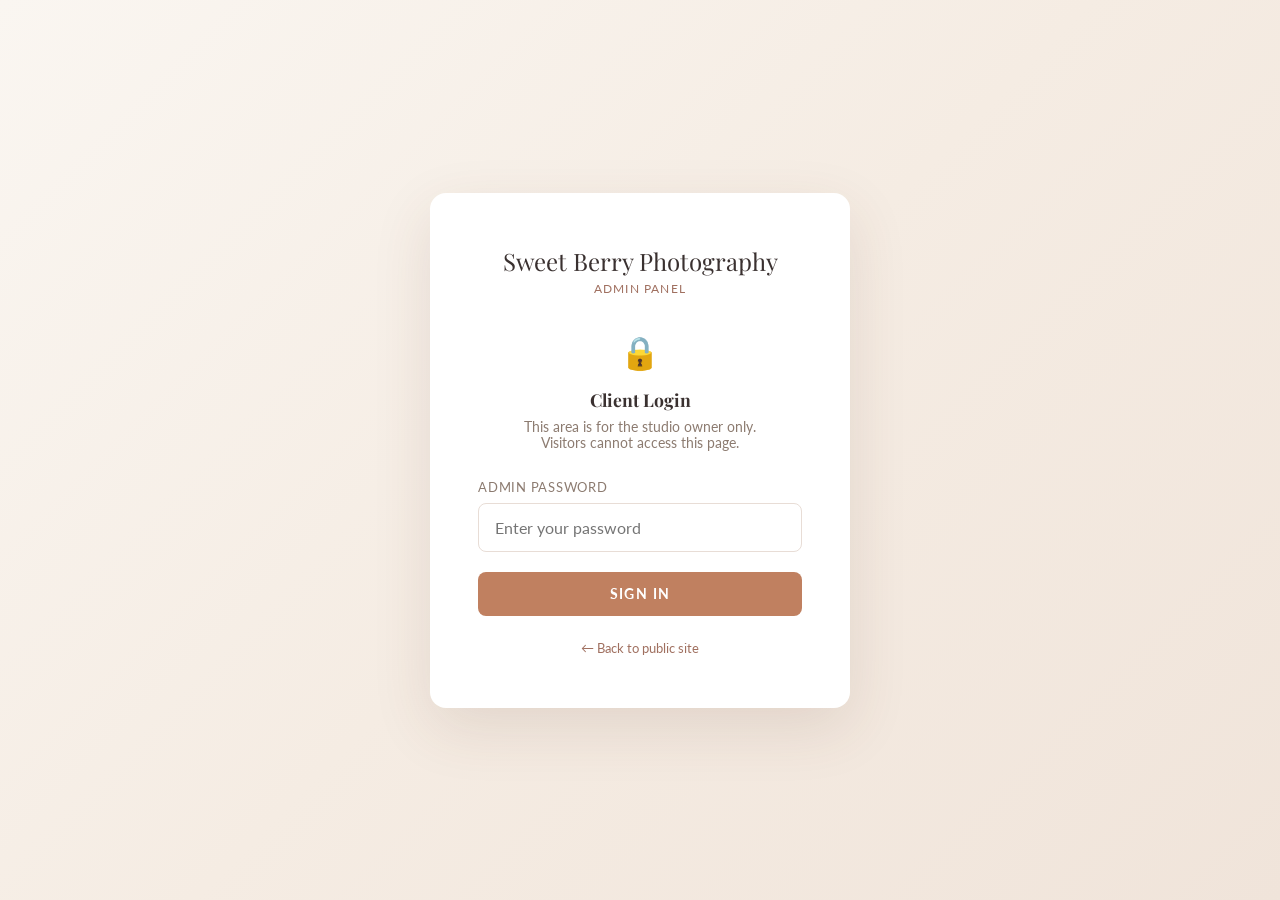
<file: admin/login.html>
<!DOCTYPE html>
<html lang="en">

<head>
    <meta charset="UTF-8" />
    <meta name="viewport" content="width=device-width, initial-scale=1.0" />
    <title>Admin Login — Sweet Berry Photography</title>
    <style>
        @import url('https://fonts.googleapis.com/css2?family=Playfair+Display:wght@400;600&family=Lato:wght@300;400&display=swap');

        *,
        *::before,
        *::after {
            box-sizing: border-box;
            margin: 0;
            padding: 0;
        }

        body {
            min-height: 100vh;
            display: flex;
            align-items: center;
            justify-content: center;
            background: linear-gradient(135deg, #faf6f1 0%, #f5ece3 50%, #f0e4da 100%);
            font-family: 'Lato', sans-serif;
        }

        .card {
            background: white;
            border-radius: 16px;
            padding: 52px 48px;
            width: 100%;
            max-width: 420px;
            box-shadow: 0 20px 60px rgba(100, 60, 40, .12);
            text-align: center;
        }

        .logo-text {
            font-family: 'Playfair Display', serif;
            font-size: 1.5rem;
            color: #3a3130;
            margin-bottom: 4px;
        }

        .logo-sub {
            font-size: .75rem;
            letter-spacing: .1em;
            text-transform: uppercase;
            color: #a07060;
            margin-bottom: 36px;
        }

        h1 {
            font-family: 'Playfair Display', serif;
            font-size: 1.1rem;
            color: #3a3130;
            margin-bottom: 8px;
        }

        .subtitle {
            font-size: .85rem;
            color: #8c7b70;
            margin-bottom: 28px;
        }

        label {
            display: block;
            text-align: left;
            font-size: .8rem;
            letter-spacing: .06em;
            text-transform: uppercase;
            color: #8c7b70;
            margin-bottom: 8px;
        }

        input[type="password"] {
            width: 100%;
            padding: 14px 16px;
            border: 1.5px solid #e8ddd6;
            border-radius: 8px;
            font-size: 1rem;
            font-family: 'Lato', sans-serif;
            color: #3a3130;
            outline: none;
            transition: border-color .2s;
            margin-bottom: 20px;
        }

        input[type="password"]:focus {
            border-color: #c08060;
        }

        .btn-login {
            width: 100%;
            padding: 14px;
            background: #c08060;
            color: white;
            border: none;
            border-radius: 8px;
            font-family: 'Lato', sans-serif;
            font-size: .85rem;
            font-weight: 700;
            letter-spacing: .1em;
            text-transform: uppercase;
            cursor: pointer;
            transition: background .2s;
        }

        .btn-login:hover {
            background: #a06840;
        }

        .error {
            background: #fdf0ee;
            border: 1px solid #f0b0a0;
            color: #c04030;
            border-radius: 8px;
            padding: 10px 14px;
            font-size: .85rem;
            margin-bottom: 18px;
        }

        .back-link {
            display: inline-block;
            margin-top: 24px;
            font-size: .8rem;
            color: #a07060;
            text-decoration: none;
        }

        .back-link:hover {
            text-decoration: underline;
        }

        .lock-icon {
            font-size: 2rem;
            margin-bottom: 16px;
        }
    </style>
</head>

<body>
    <div class="card">
        <div class="logo-text">Sweet Berry Photography</div>
        <div class="logo-sub">Admin Panel</div>
        <div class="lock-icon">🔒</div>
        <h1>Client Login</h1>
        <p class="subtitle">This area is for the studio owner only.<br>Visitors cannot access this page.</p>

        <!-- Error message injected server-side via query param -->
        <div id="error-msg" class="error" style="display:none"></div>

        <form method="POST" action="/admin/login">
            <label for="password">Admin Password</label>
            <input type="password" id="password" name="password" placeholder="Enter your password"
                autocomplete="current-password" required />
            <button type="submit" class="btn-login">Sign In</button>
        </form>

        <a href="/" class="back-link">← Back to public site</a>
    </div>

    <script>
        // Show error if URL has ?error=1
        const params = new URLSearchParams(location.search);
        if (params.get('error')) {
            const el = document.getElementById('error-msg');
            el.textContent = 'Incorrect password. Please try again.';
            el.style.display = 'block';
        }
    </script>
</body>

</html>
</file>
<file: css/style.css>
/* ============================================================
   Sweet Berry Photography — Design System & Styles
   ============================================================ */

/* ── Google Fonts ── */
@import url('https://fonts.googleapis.com/css2?family=Playfair+Display:ital,wght@0,400;0,500;0,600;0,700;1,400;1,500&family=Lato:wght@300;400;700&display=swap');

/* ── CSS Custom Properties ── */
:root {
  --cream: #FAF6F1;
  --cream-mid: #F2EBE3;
  --blush: #E8C5B5;
  --blush-lt: #F5E6DE;
  --rose: #C9856A;
  --rose-dark: #A86650;
  --taupe: #8C7B73;
  --charcoal: #3A3130;
  --white: #FFFFFF;
  --shadow: rgba(58, 49, 48, .10);
  --transition: .35s cubic-bezier(.4, 0, .2, 1);
  --ff-serif: 'Playfair Display', Georgia, serif;
  --ff-sans: 'Lato', system-ui, sans-serif;
  --max-w: 1200px;
}

/* ── Reset ── */
*,
*::before,
*::after {
  box-sizing: border-box;
  margin: 0;
  padding: 0;
}

html {
  scroll-behavior: smooth;
  font-size: 16px;
}

body {
  font-family: var(--ff-sans);
  color: var(--charcoal);
  background: var(--cream);
  line-height: 1.75;
}

img {
  display: block;
  max-width: 100%;
  height: auto;
}

a {
  color: inherit;
  text-decoration: none;
}

button {
  cursor: pointer;
  border: none;
  background: none;
  font-family: var(--ff-sans);
}

/* ── Utility ── */
.container {
  max-width: var(--max-w);
  margin: 0 auto;
  padding: 0 24px;
}

.section {
  padding: 90px 0;
}

.section--alt {
  background: var(--cream-mid);
}

.section--blush {
  background: var(--blush-lt);
}

.section--rose {
  background: var(--blush);
}

.text-center {
  text-align: center;
}

.eyebrow {
  font-family: var(--ff-sans);
  font-size: .75rem;
  font-weight: 700;
  letter-spacing: .18em;
  text-transform: uppercase;
  color: var(--rose);
  margin-bottom: 14px;
  display: block;
}

h1,
h2,
h3 {
  font-family: var(--ff-serif);
  font-weight: 500;
  line-height: 1.2;
  color: var(--charcoal);
}

h1 {
  font-size: clamp(2.2rem, 5vw, 3.6rem);
}

h2 {
  font-size: clamp(1.8rem, 3.5vw, 2.8rem);
  margin-bottom: 18px;
}

h3 {
  font-size: clamp(1.2rem, 2vw, 1.6rem);
}

p {
  color: var(--taupe);
  font-size: 1rem;
  max-width: 640px;
}

.p-wide {
  max-width: 820px;
}

.mx-auto {
  margin-left: auto;
  margin-right: auto;
}

/* ── Buttons ── */
.btn {
  display: inline-block;
  padding: 14px 36px;
  font-family: var(--ff-sans);
  font-size: .875rem;
  font-weight: 700;
  letter-spacing: .1em;
  text-transform: uppercase;
  border-radius: 3px;
  transition: var(--transition);
}

.btn-primary {
  background: var(--rose);
  color: var(--white);
  border: 2px solid var(--rose);
}

.btn-primary:hover {
  background: var(--rose-dark);
  border-color: var(--rose-dark);
  transform: translateY(-2px);
  box-shadow: 0 8px 24px var(--shadow);
}

.btn-ghost {
  background: transparent;
  color: var(--white);
  border: 2px solid var(--white);
}

.btn-ghost:hover {
  background: var(--white);
  color: var(--rose);
  transform: translateY(-2px);
}

.btn-outline {
  background: transparent;
  color: var(--rose);
  border: 2px solid var(--rose);
}

.btn-outline:hover {
  background: var(--rose);
  color: var(--white);
  transform: translateY(-2px);
}

.btn-dark {
  background: var(--charcoal);
  color: var(--white);
  border: 2px solid var(--charcoal);
}

.btn-dark:hover {
  background: transparent;
  color: var(--charcoal);
}

/* ── Navigation ── */
.site-nav {
  position: fixed;
  top: 0;
  left: 0;
  right: 0;
  z-index: 1000;
  transition: background var(--transition), box-shadow var(--transition);
  padding: 0;
}

.site-nav.scrolled {
  background: rgba(250, 246, 241, .97);
  box-shadow: 0 2px 24px var(--shadow);
  backdrop-filter: blur(8px);
}

.site-nav.scrolled .nav-logo {
  color: var(--charcoal);
}

.site-nav.scrolled .nav-link {
  color: var(--charcoal);
}

.nav-inner {
  display: flex;
  align-items: center;
  justify-content: space-between;
  max-width: var(--max-w);
  margin: 0 auto;
  padding: 22px 24px;
}

.nav-logo {
  font-family: var(--ff-serif);
  font-size: 1.4rem;
  font-weight: 600;
  color: var(--white);
  letter-spacing: .03em;
  transition: color var(--transition);
  line-height: 1.1;
}

.nav-logo span {
  display: block;
  font-size: .75rem;
  font-weight: 300;
  letter-spacing: .12em;
  text-transform: uppercase;
  font-family: var(--ff-sans);
}

/* ── Logo image in nav ── */
.nav-logo-img {
  display: flex;
  align-items: center;
  padding: 4px 0;
  background: none;
}

.nav-logo-img img {
  height: 144px;
  width: auto;
  display: block;
}

/* Footer logo — inverted for dark background */
.footer-logo-img img {
  height: 120px;
  filter: brightness(0) invert(1);
  opacity: .85;
}

.nav-links {
  display: flex;
  align-items: center;
  gap: 8px;
  list-style: none;
}

.nav-link {
  font-size: .8rem;
  font-weight: 700;
  letter-spacing: .1em;
  text-transform: uppercase;
  color: var(--white);
  padding: 8px 12px;
  border-radius: 3px;
  transition: var(--transition);
  white-space: nowrap;
}

.nav-link:hover {
  color: var(--rose);
}

/* Dropdown */
.has-dropdown {
  position: relative;
}

.has-dropdown>.nav-link::after {
  content: ' ▾';
  font-size: .65rem;
}

.dropdown {
  position: absolute;
  top: calc(100% + 8px);
  left: 50%;
  transform: translateX(-50%);
  background: var(--white);
  border-radius: 6px;
  box-shadow: 0 12px 40px var(--shadow);
  min-width: 180px;
  list-style: none;
  padding: 10px 0;
  opacity: 0;
  pointer-events: none;
  transition: opacity var(--transition), transform var(--transition);
  transform: translateX(-50%) translateY(6px);
}

.has-dropdown:hover .dropdown {
  opacity: 1;
  pointer-events: all;
  transform: translateX(-50%) translateY(0);
}

.dropdown li a {
  display: block;
  padding: 10px 20px;
  font-size: .8rem;
  font-weight: 700;
  letter-spacing: .08em;
  text-transform: uppercase;
  color: var(--charcoal);
  transition: color var(--transition);
}

.dropdown li a:hover {
  color: var(--rose);
}

.nav-cta {
  margin-left: 12px;
}

.nav-cta .btn {
  padding: 10px 24px;
  font-size: .75rem;
}

/* Hamburger */
.nav-toggle {
  display: none;
  flex-direction: column;
  gap: 5px;
  padding: 6px;
  cursor: pointer;
}

.nav-toggle span {
  display: block;
  width: 24px;
  height: 2px;
  background: var(--white);
  border-radius: 2px;
  transition: var(--transition);
}

.site-nav.scrolled .nav-toggle span {
  background: var(--charcoal);
}

/* ── Hero (base) ── */
.hero {
  position: relative;
  min-height: 100vh;
  display: flex;
  align-items: stretch;
  overflow: hidden;
}

/* ── Split-panel Hero ── */
.hero-split {
  flex-direction: row;
  min-height: 100vh;
}

/* Left: cream text panel */
.hero-panel {
  position: relative;
  z-index: 2;
  width: 45%;
  flex-shrink: 0;
  background: var(--cream);
  display: flex;
  align-items: center;
  padding: 210px 56px 80px 56px;
  box-shadow: 6px 0 40px rgba(58, 49, 48, .10);
}

.hero-panel-inner {
  max-width: 460px;
}

.hero-panel-inner .eyebrow {
  color: var(--rose);
  margin-bottom: 18px;
}

.hero-panel-inner h1 {
  font-size: clamp(2rem, 3.5vw, 3rem);
  color: var(--charcoal);
  margin-bottom: 22px;
  line-height: 1.18;
}

.hero-sub {
  color: var(--taupe);
  font-size: 1.05rem;
  line-height: 1.8;
  margin-bottom: 36px;
  max-width: 400px;
}

.hero-btns {
  display: flex;
  gap: 14px;
  flex-wrap: wrap;
  margin-bottom: 36px;
}

.hero-trust {
  display: flex;
  align-items: center;
  gap: 12px;
  flex-wrap: wrap;
  font-size: .78rem;
  font-weight: 700;
  letter-spacing: .06em;
  color: var(--taupe);
  text-transform: uppercase;
  padding-top: 28px;
  border-top: 1px solid var(--blush);
}

/* Right: full-bleed photo */
.hero-photo {
  flex: 1;
  background-size: cover;
  background-position: center;
  background-repeat: no-repeat;
  animation: kenburns 18s ease-in-out infinite alternate;
  position: relative;
}

.hero-photo::after {
  content: '';
  position: absolute;
  inset: 0;
  background: linear-gradient(to right, rgba(250, 246, 241, .18) 0%, transparent 30%);
}

@keyframes kenburns {
  from {
    transform: scale(1.0);
  }

  to {
    transform: scale(1.06);
  }
}




/* Override nav color for split hero page — scrolled style always */
body:has(.hero-split) .site-nav:not(.scrolled) {
  background: rgba(250, 246, 241, .92);
  backdrop-filter: blur(8px);
}

body:has(.hero-split) .site-nav:not(.scrolled) .nav-logo {
  color: var(--charcoal);
}

body:has(.hero-split) .site-nav:not(.scrolled) .nav-link {
  color: var(--charcoal);
}

body:has(.hero-split) .site-nav:not(.scrolled) .nav-toggle span {
  background: var(--charcoal);
}

/* Mobile: stack hero vertically */
@media (max-width: 900px) {
  .hero-split {
    flex-direction: column;
    min-height: auto;
  }

  .hero-panel {
    width: 100%;
    padding: 110px 28px 56px;
  }

  .hero-panel-inner {
    max-width: 100%;
  }

  .hero-photo {
    width: 100%;
    height: 56vw;
    min-height: 280px;
    flex: none;
    animation: none;
  }

  .hero-photo::after {
    display: none;
  }
}

/* ── Credibility Strip ── */
.credibility {
  background: var(--charcoal);
  padding: 28px 0;
  text-align: center;
}

.credibility-inner {
  display: flex;
  align-items: center;
  justify-content: center;
  gap: 36px;
  flex-wrap: wrap;
}

.cred-badge {
  display: flex;
  align-items: center;
  gap: 14px;
}

.cred-badge .icon {
  font-size: 2rem;
}

.cred-badge .text {
  text-align: left;
}

.cred-badge .text strong {
  display: block;
  color: var(--blush);
  font-family: var(--ff-serif);
  font-size: 1rem;
  font-weight: 500;
}

.cred-badge .text span {
  color: rgba(255, 255, 255, .65);
  font-size: .78rem;
  letter-spacing: .08em;
  text-transform: uppercase;
}

.cred-divider {
  width: 1px;
  height: 44px;
  background: rgba(255, 255, 255, .2);
}

/* ── Gallery Grid ── */
.gallery-grid {
  display: grid;
  grid-template-columns: repeat(auto-fill, minmax(280px, 1fr));
  gap: 6px;
}

.gallery-item {
  position: relative;
  overflow: hidden;
  aspect-ratio: 4/5;
  cursor: pointer;
}

.gallery-item img {
  width: 100%;
  height: 100%;
  object-fit: cover;
  transition: transform .6s cubic-bezier(.4, 0, .2, 1);
}

.gallery-item:hover img {
  transform: scale(1.06);
}

.gallery-item .gallery-overlay {
  position: absolute;
  inset: 0;
  background: rgba(58, 49, 48, 0);
  display: flex;
  align-items: center;
  justify-content: center;
  transition: background var(--transition);
}

.gallery-item:hover .gallery-overlay {
  background: rgba(58, 49, 48, .28);
}

.gallery-overlay svg {
  opacity: 0;
  transition: opacity var(--transition);
  color: white;
}

.gallery-item:hover .gallery-overlay svg {
  opacity: 1;
}

/* ── Category Tiles (home featured galleries) ── */
.cat-grid {
  display: grid;
  grid-template-columns: repeat(4, 1fr);
  gap: 20px;
}

.cat-tile {
  position: relative;
  overflow: hidden;
  border-radius: 6px;
  aspect-ratio: 3/4;
  display: block;
}

.cat-tile img {
  width: 100%;
  height: 100%;
  object-fit: cover;
  transition: transform .6s cubic-bezier(.4, 0, .2, 1);
}

.cat-tile:hover img {
  transform: scale(1.06);
}

.cat-tile-info {
  position: absolute;
  bottom: 0;
  left: 0;
  right: 0;
  background: linear-gradient(to top, rgba(30, 20, 18, .75) 0%, transparent 100%);
  padding: 40px 24px 24px;
  color: white;
}

.cat-tile-info h3 {
  color: white;
  font-size: 1.3rem;
  margin-bottom: 6px;
}

.cat-tile-info .cat-link {
  font-size: .75rem;
  font-weight: 700;
  letter-spacing: .1em;
  text-transform: uppercase;
  color: var(--blush);
  display: inline-flex;
  align-items: center;
  gap: 6px;
  transition: gap var(--transition);
}

.cat-tile:hover .cat-link {
  gap: 10px;
}

/* ── About Preview ── */
.about-preview {
  display: grid;
  grid-template-columns: 1fr 1fr;
  gap: 80px;
  align-items: center;
}

.about-img-wrap {
  position: relative;
}

.about-img-wrap img {
  width: 100%;
  border-radius: 6px;
  box-shadow: 0 24px 64px var(--shadow);
}

.about-img-wrap::before {
  content: '';
  position: absolute;
  inset: -16px -16px auto auto;
  width: 60%;
  height: 60%;
  border: 2px solid var(--blush);
  border-radius: 6px;
  z-index: -1;
}

/* ── Testimonials ── */
.testimonials-carousel {
  position: relative;
  overflow: hidden;
}

.testimonials-track {
  display: flex;
  transition: transform .5s cubic-bezier(.4, 0, .2, 1);
}

.testimonial-card {
  min-width: 100%;
  padding: 0 60px;
  text-align: center;
}

.testimonial-quote {
  font-family: var(--ff-serif);
  font-size: clamp(1.1rem, 2vw, 1.4rem);
  font-style: italic;
  color: var(--charcoal);
  line-height: 1.65;
  margin-bottom: 28px;
  position: relative;
}

.testimonial-quote::before {
  content: '\201C';
  font-size: 6rem;
  color: var(--blush);
  position: absolute;
  top: -24px;
  left: 50%;
  transform: translateX(-50%);
  line-height: 1;
  opacity: .5;
  font-family: var(--ff-serif);
}

.testimonial-name {
  font-size: .85rem;
  font-weight: 700;
  letter-spacing: .12em;
  text-transform: uppercase;
  color: var(--rose);
}

.testimonial-type {
  font-size: .8rem;
  color: var(--taupe);
  margin-top: 4px;
}

.carousel-controls {
  display: flex;
  align-items: center;
  justify-content: center;
  gap: 20px;
  margin-top: 40px;
}

.carousel-btn {
  width: 44px;
  height: 44px;
  border-radius: 50%;
  border: 2px solid var(--blush);
  display: flex;
  align-items: center;
  justify-content: center;
  color: var(--taupe);
  transition: var(--transition);
  background: white;
}

.carousel-btn:hover {
  border-color: var(--rose);
  color: var(--rose);
  background: var(--blush-lt);
}

.carousel-dots {
  display: flex;
  gap: 8px;
}

.carousel-dot {
  width: 8px;
  height: 8px;
  border-radius: 50%;
  background: var(--blush);
  transition: var(--transition);
}

.carousel-dot.active {
  background: var(--rose);
  width: 24px;
  border-radius: 4px;
}

/* ── Process Steps ── */
.process-steps {
  display: grid;
  grid-template-columns: repeat(3, 1fr);
  gap: 40px;
  margin-top: 56px;
}

.process-step {
  text-align: center;
}

.process-num {
  width: 64px;
  height: 64px;
  border-radius: 50%;
  background: var(--blush-lt);
  border: 2px solid var(--blush);
  display: flex;
  align-items: center;
  justify-content: center;
  margin: 0 auto 22px;
  font-family: var(--ff-serif);
  font-size: 1.5rem;
  color: var(--rose);
}

.process-step h3 {
  font-size: 1.15rem;
  margin-bottom: 10px;
}

.process-step p {
  font-size: .9rem;
  margin: 0 auto;
}

/* ── Packages ── */
.packages-grid {
  display: grid;
  grid-template-columns: repeat(2, 1fr);
  gap: 28px;
  margin-top: 48px;
}

.package-card {
  background: white;
  border-radius: 10px;
  padding: 40px 36px;
  box-shadow: 0 4px 24px var(--shadow);
  transition: transform var(--transition), box-shadow var(--transition);
  position: relative;
}

.package-card:hover {
  transform: translateY(-6px);
  box-shadow: 0 16px 48px var(--shadow);
}

.package-card.featured {
  border: 2px solid var(--rose);
}

.package-badge {
  position: absolute;
  top: -14px;
  left: 50%;
  transform: translateX(-50%);
  background: var(--rose);
  color: white;
  font-size: .7rem;
  font-weight: 700;
  letter-spacing: .12em;
  text-transform: uppercase;
  padding: 4px 18px;
  border-radius: 20px;
}

.package-card h3 {
  font-size: 1.5rem;
  margin-bottom: 8px;
}

.package-price {
  font-family: var(--ff-serif);
  font-size: 2.2rem;
  color: var(--rose);
  margin-bottom: 6px;
}

.package-price sup {
  font-size: 1.2rem;
}

.package-from {
  font-size: .75rem;
  color: var(--taupe);
  text-transform: uppercase;
  letter-spacing: .08em;
  margin-bottom: 20px;
}

.package-details {
  color: var(--taupe);
  font-size: .9rem;
  margin-bottom: 6px;
  display: block;
}

.package-includes {
  list-style: none;
  margin: 20px 0 28px;
}

.package-includes li {
  padding: 7px 0;
  border-bottom: 1px solid var(--cream-mid);
  font-size: .9rem;
  color: var(--taupe);
  display: flex;
  align-items: center;
  gap: 10px;
}

.package-includes li::before {
  content: '✓';
  color: var(--rose);
  font-weight: 700;
  flex-shrink: 0;
}

/* ── FAQ ── */
.faq-list {
  max-width: 780px;
  margin: 0 auto;
}

.faq-item {
  border-bottom: 1px solid var(--blush);
}

.faq-question {
  width: 100%;
  text-align: left;
  padding: 22px 0;
  font-family: var(--ff-sans);
  font-size: 1rem;
  font-weight: 700;
  color: var(--charcoal);
  display: flex;
  align-items: center;
  justify-content: space-between;
  gap: 16px;
  transition: color var(--transition);
}

.faq-question:hover {
  color: var(--rose);
}

.faq-question.active {
  color: var(--rose);
}

.faq-icon {
  width: 22px;
  height: 22px;
  flex-shrink: 0;
  transition: transform var(--transition);
  color: var(--rose);
}

.faq-question.active .faq-icon {
  transform: rotate(45deg);
}

.faq-answer {
  max-height: 0;
  overflow: hidden;
  transition: max-height .45s cubic-bezier(.4, 0, .2, 1), padding .3s;
}

.faq-answer-inner {
  padding-bottom: 22px;
  color: var(--taupe);
  font-size: .95rem;
  line-height: 1.8;
}

/* ── Contact Form ── */
.contact-grid {
  display: grid;
  grid-template-columns: 1fr 1fr;
  gap: 80px;
  align-items: start;
}

.contact-info h2 {
  margin-bottom: 20px;
}

.contact-info p {
  margin-bottom: 28px;
}

.contact-detail {
  display: flex;
  align-items: center;
  gap: 14px;
  margin-bottom: 16px;
}

.contact-detail .ic {
  font-size: 1.3rem;
}

.contact-detail a {
  color: var(--taupe);
  transition: color var(--transition);
}

.contact-detail a:hover {
  color: var(--rose);
}

.contact-form {
  display: grid;
  gap: 18px;
}

.form-row {
  display: grid;
  grid-template-columns: 1fr 1fr;
  gap: 18px;
}

.form-group {
  display: flex;
  flex-direction: column;
  gap: 6px;
}

.form-group label {
  font-size: .8rem;
  font-weight: 700;
  letter-spacing: .08em;
  text-transform: uppercase;
  color: var(--taupe);
}

.form-group input,
.form-group select,
.form-group textarea {
  padding: 13px 16px;
  border: 1.5px solid var(--blush);
  border-radius: 4px;
  font-family: var(--ff-sans);
  font-size: .95rem;
  color: var(--charcoal);
  background: white;
  transition: border-color var(--transition);
  outline: none;
}

.form-group input:focus,
.form-group select:focus,
.form-group textarea:focus {
  border-color: var(--rose);
}

.form-group textarea {
  min-height: 130px;
  resize: vertical;
}

.form-group input.error,
.form-group select.error,
.form-group textarea.error {
  border-color: #c0392b;
}

.form-error {
  font-size: .78rem;
  color: #c0392b;
}

.form-success {
  background: #f0faf0;
  border: 1.5px solid #7ec8a4;
  border-radius: 6px;
  padding: 18px 22px;
  color: #2d6a4f;
  font-size: .95rem;
  display: none;
}

.form-note {
  font-size: .82rem;
  color: var(--taupe);
  font-style: italic;
}

/* ── Testimonial Grid (page) ── */
.testi-grid {
  display: grid;
  grid-template-columns: repeat(3, 1fr);
  gap: 28px;
  margin-top: 48px;
}

.testi-card {
  background: white;
  border-radius: 10px;
  padding: 36px 28px;
  box-shadow: 0 4px 24px var(--shadow);
}

.testi-card .stars {
  color: var(--rose);
  font-size: 1.1rem;
  margin-bottom: 16px;
  letter-spacing: 2px;
}

.testi-card blockquote {
  font-family: var(--ff-serif);
  font-style: italic;
  color: var(--charcoal);
  font-size: 1rem;
  line-height: 1.7;
  margin-bottom: 18px;
}

.testi-card .testi-name {
  font-size: .8rem;
  font-weight: 700;
  letter-spacing: .1em;
  text-transform: uppercase;
  color: var(--rose);
}

.testi-card .testi-type {
  font-size: .78rem;
  color: var(--taupe);
  margin-top: 3px;
}

/* ── Spotlight Story ── */
.spotlight {
  display: grid;
  grid-template-columns: 1fr 1fr;
  gap: 56px;
  align-items: center;
  padding: 56px 0;
}

.spotlight:not(:last-child) {
  border-bottom: 1px solid var(--blush);
}

.spotlight img {
  border-radius: 8px;
  box-shadow: 0 8px 32px var(--shadow);
}

.spotlight blockquote {
  font-family: var(--ff-serif);
  font-size: 1.2rem;
  font-style: italic;
  color: var(--charcoal);
  line-height: 1.65;
  margin: 20px 0;
}

/* ── Portfolio Intro ── */
.portfolio-intro {
  text-align: center;
  max-width: 640px;
  margin: 0 auto 56px;
}

.portfolio-intro p {
  margin: 0 auto;
}

/* ── About Page ── */
.about-story {
  display: grid;
  grid-template-columns: 1fr 1.2fr;
  gap: 80px;
  align-items: start;
}

.about-large-img {
  border-radius: 8px;
  width: 100%;
  box-shadow: 0 24px 64px var(--shadow);
}

.studio-values {
  display: grid;
  grid-template-columns: repeat(2, 1fr);
  gap: 24px;
  margin-top: 48px;
}

.value-card {
  background: white;
  border-radius: 8px;
  padding: 28px;
  box-shadow: 0 4px 16px var(--shadow);
}

.value-icon {
  font-size: 2rem;
  margin-bottom: 12px;
}

.value-card h3 {
  font-size: 1.1rem;
  margin-bottom: 8px;
}

.value-card p {
  font-size: .9rem;
}

/* ── Footer ── */
.site-footer {
  background: var(--charcoal);
  color: rgba(255, 255, 255, .7);
  padding: 64px 0 28px;
}

.footer-grid {
  display: grid;
  grid-template-columns: 2fr 1fr 1fr 1.2fr;
  gap: 40px;
  margin-bottom: 48px;
}

.footer-brand .nav-logo {
  color: white;
  display: block;
  margin-bottom: 14px;
}

.footer-brand p {
  font-size: .88rem;
  max-width: 280px;
  line-height: 1.7;
  color: rgba(255, 255, 255, .58);
}

.footer-socials {
  display: flex;
  gap: 12px;
  margin-top: 20px;
}

.footer-social-btn {
  width: 38px;
  height: 38px;
  border-radius: 50%;
  border: 1px solid rgba(255, 255, 255, .2);
  display: flex;
  align-items: center;
  justify-content: center;
  color: rgba(255, 255, 255, .7);
  font-size: 1rem;
  transition: var(--transition);
}

.footer-social-btn:hover {
  border-color: var(--blush);
  color: var(--blush);
}

.footer-col h4 {
  font-family: var(--ff-serif);
  font-size: 1rem;
  color: white;
  font-weight: 500;
  margin-bottom: 16px;
}

.footer-col ul {
  list-style: none;
}

.footer-col ul li {
  margin-bottom: 10px;
}

.footer-col ul li a {
  font-size: .85rem;
  color: rgba(255, 255, 255, .58);
  transition: color var(--transition);
}

.footer-col ul li a:hover {
  color: var(--blush);
}

.footer-col address {
  font-style: normal;
  font-size: .88rem;
  line-height: 1.8;
  color: rgba(255, 255, 255, .58);
}

.footer-col address a {
  color: rgba(255, 255, 255, .58);
  transition: color var(--transition);
}

.footer-col address a:hover {
  color: var(--blush);
}

.footer-bottom {
  border-top: 1px solid rgba(255, 255, 255, .1);
  padding-top: 22px;
  display: flex;
  justify-content: space-between;
  align-items: center;
  flex-wrap: wrap;
  gap: 10px;
}

.footer-bottom p {
  font-size: .78rem;
  color: rgba(255, 255, 255, .38);
  max-width: none;
}

/* ── Lightbox ── */
.lightbox {
  position: fixed;
  inset: 0;
  background: rgba(20, 14, 12, .95);
  z-index: 9999;
  display: flex;
  align-items: center;
  justify-content: center;
  opacity: 0;
  pointer-events: none;
  transition: opacity .3s;
}

.lightbox.open {
  opacity: 1;
  pointer-events: all;
}

.lightbox img {
  max-width: 90vw;
  max-height: 88vh;
  border-radius: 4px;
  box-shadow: 0 24px 80px rgba(0, 0, 0, .6);
  object-fit: contain;
}

.lb-close,
.lb-prev,
.lb-next {
  position: absolute;
  color: white;
  background: rgba(255, 255, 255, .12);
  border: none;
  border-radius: 50%;
  width: 48px;
  height: 48px;
  display: flex;
  align-items: center;
  justify-content: center;
  font-size: 1.3rem;
  cursor: pointer;
  transition: background var(--transition);
}

.lb-close:hover,
.lb-prev:hover,
.lb-next:hover {
  background: rgba(255, 255, 255, .28);
}

.lb-close {
  top: 20px;
  right: 20px;
}

.lb-prev {
  left: 20px;
  top: 50%;
  transform: translateY(-50%);
}

.lb-next {
  right: 20px;
  top: 50%;
  transform: translateY(-50%);
}

/* ── Page Hero (sub-pages) ── */
.page-hero {
  background-color: var(--charcoal);
  background-size: cover;
  background-position: center;
  min-height: 380px;
  display: flex;
  align-items: center;
  justify-content: center;
  text-align: center;
  position: relative;
}

.page-hero::after {
  content: '';
  position: absolute;
  inset: 0;
  background: rgba(30, 20, 18, .55);
}

.page-hero-content {
  position: relative;
  z-index: 1;
  color: white;
  padding: 210px 24px 60px;
}

.page-hero-content h1 {
  color: white;
  margin-bottom: 14px;
}

.page-hero-content p {
  color: rgba(255, 255, 255, .78);
  margin: 0 auto;
  max-width: 560px;
}

/* ── Scroll Fade In ── */
.fade-in {
  opacity: 0;
  transform: translateY(30px);
  transition: opacity .7s cubic-bezier(.4, 0, .2, 1), transform .7s cubic-bezier(.4, 0, .2, 1);
}

.fade-in.visible {
  opacity: 1;
  transform: translateY(0);
}

.fade-in-delay-1 {
  transition-delay: .1s;
}

.fade-in-delay-2 {
  transition-delay: .2s;
}

.fade-in-delay-3 {
  transition-delay: .3s;
}

.fade-in-delay-4 {
  transition-delay: .4s;
}

/* ── Mobile Responsive ── */
@media (max-width: 992px) {
  .cat-grid {
    grid-template-columns: repeat(2, 1fr);
  }

  .packages-grid {
    grid-template-columns: 1fr;
    max-width: 560px;
    margin-left: auto;
    margin-right: auto;
  }

  .about-preview {
    grid-template-columns: 1fr;
    gap: 40px;
  }

  .about-story {
    grid-template-columns: 1fr;
    gap: 40px;
  }

  .contact-grid {
    grid-template-columns: 1fr;
    gap: 48px;
  }

  .testi-grid {
    grid-template-columns: repeat(2, 1fr);
  }

  .footer-grid {
    grid-template-columns: 1fr 1fr;
  }

  .spotlight {
    grid-template-columns: 1fr;
    gap: 32px;
  }

  .studio-values {
    grid-template-columns: 1fr;
  }
}

@media (max-width: 768px) {
  .section {
    padding: 64px 0;
  }

  .nav-links,
  .nav-cta {
    display: none;
  }

  .nav-toggle {
    display: flex;
  }

  .site-nav.mobile-open .nav-links,
  .site-nav.mobile-open .nav-cta {
    display: flex;
  }

  .site-nav.mobile-open {
    background: var(--cream);
    box-shadow: 0 2px 24px var(--shadow);
  }

  .site-nav.mobile-open .nav-toggle span {
    background: var(--charcoal);
  }

  .site-nav.mobile-open .nav-logo {
    color: var(--charcoal);
  }

  .nav-inner {
    flex-wrap: wrap;
    gap: 0;
    padding: 18px 24px;
  }

  .site-nav.mobile-open .nav-links {
    flex-direction: column;
    align-items: flex-start;
    width: 100%;
    padding: 12px 0 18px;
    gap: 0;
  }

  .site-nav.mobile-open .nav-link {
    color: var(--charcoal);
    padding: 12px 0;
    width: 100%;
  }

  .site-nav.mobile-open .nav-cta {
    width: 100%;
    padding: 0 0 12px;
  }

  .site-nav.mobile-open .nav-cta .btn {
    width: 100%;
    text-align: center;
  }

  .has-dropdown .dropdown {
    position: static;
    transform: none;
    box-shadow: none;
    opacity: 1;
    pointer-events: all;
    padding: 0 0 0 16px;
    display: none;
  }

  .site-nav.mobile-open .has-dropdown.open .dropdown {
    display: block;
  }

  .testimonial-card {
    padding: 0 20px;
  }

  .testi-grid {
    grid-template-columns: 1fr;
  }

  .footer-grid {
    grid-template-columns: 1fr;
  }

  .cat-grid {
    grid-template-columns: 1fr;
  }

  .process-steps {
    grid-template-columns: 1fr;
    gap: 32px;
  }

  .form-row {
    grid-template-columns: 1fr;
  }

  .footer-bottom {
    flex-direction: column;
    text-align: center;
  }
}
</file>
